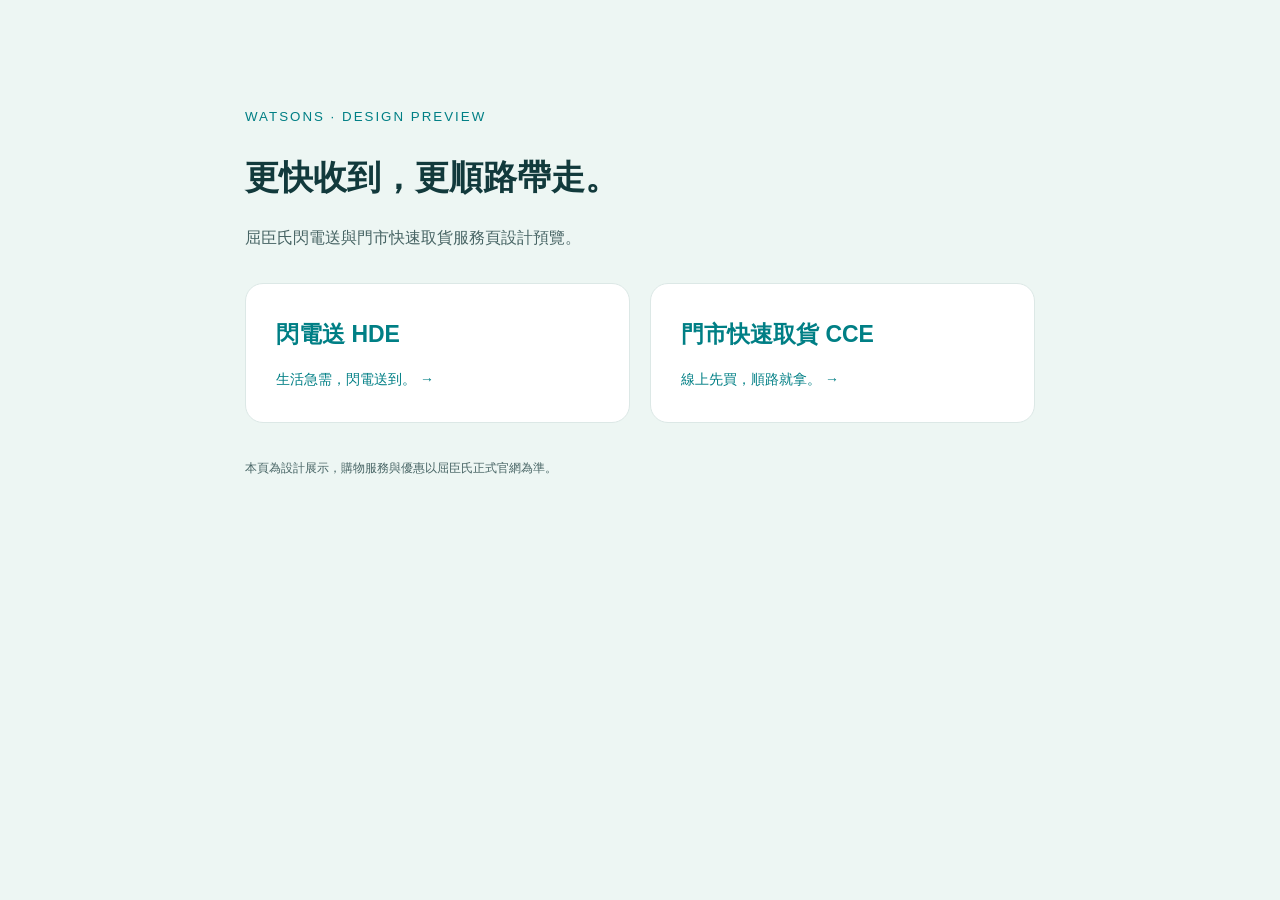
<file: index.html>
<!doctype html><html lang="zh-Hant-TW"><head><meta charset="utf-8"><meta name="viewport" content="width=device-width,initial-scale=1"><meta name="robots" content="noindex,nofollow"><title>Watsons 服務頁設計預覽</title><style>*{box-sizing:border-box}body{margin:0;font-family:Arial,'Microsoft JhengHei',sans-serif;background:#edf6f3;color:#123a3c;line-height:1.8}main{max-width:850px;margin:8vh auto;padding:30px}small{color:#007f85;letter-spacing:2px}h1{font-size:34px;line-height:1.4}p{color:#476464}.pages{display:flex;gap:20px;flex-wrap:wrap;margin-top:30px}a{flex:1;min-width:230px;background:white;padding:30px;border-radius:18px;border:1px solid #dce8e6;color:#007f85;text-decoration:none;font-size:23px;font-weight:bold}a span{display:block;font-size:14px;font-weight:normal;margin-top:12px}a:hover{border-color:#007f85}a:focus-visible{outline:3px solid #e52678}</style></head><body><main><small>WATSONS · DESIGN PREVIEW</small><h1>更快收到，更順路帶走。</h1><p>屈臣氏閃電送與門市快速取貨服務頁設計預覽。</p><div class="pages"><a href="hde-preview.html">閃電送 HDE<span>生活急需，閃電送到。 →</span></a><a href="cce-preview.html">門市快速取貨 CCE<span>線上先買，順路就拿。 →</span></a></div><p style="font-size:12px;margin-top:35px">本頁為設計展示，購物服務與優惠以屈臣氏正式官網為準。</p></main></body></html>
</file>
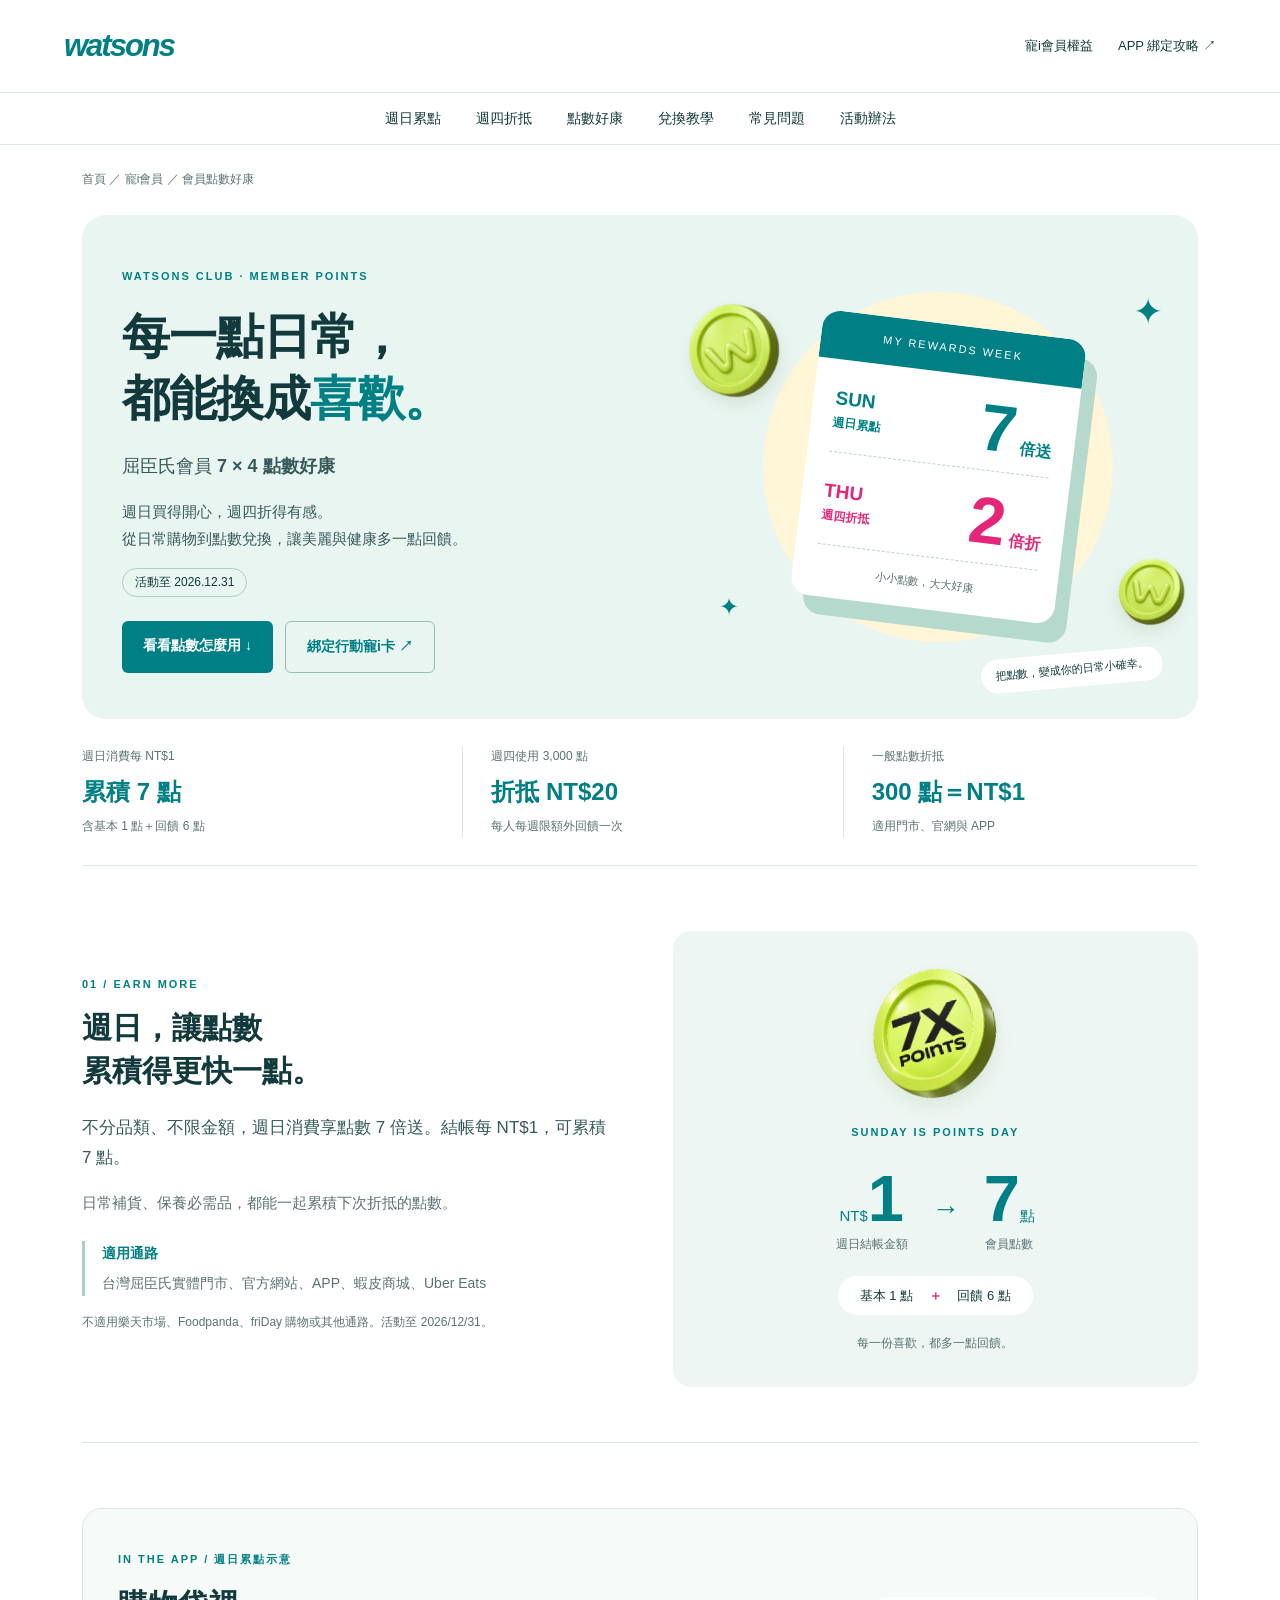
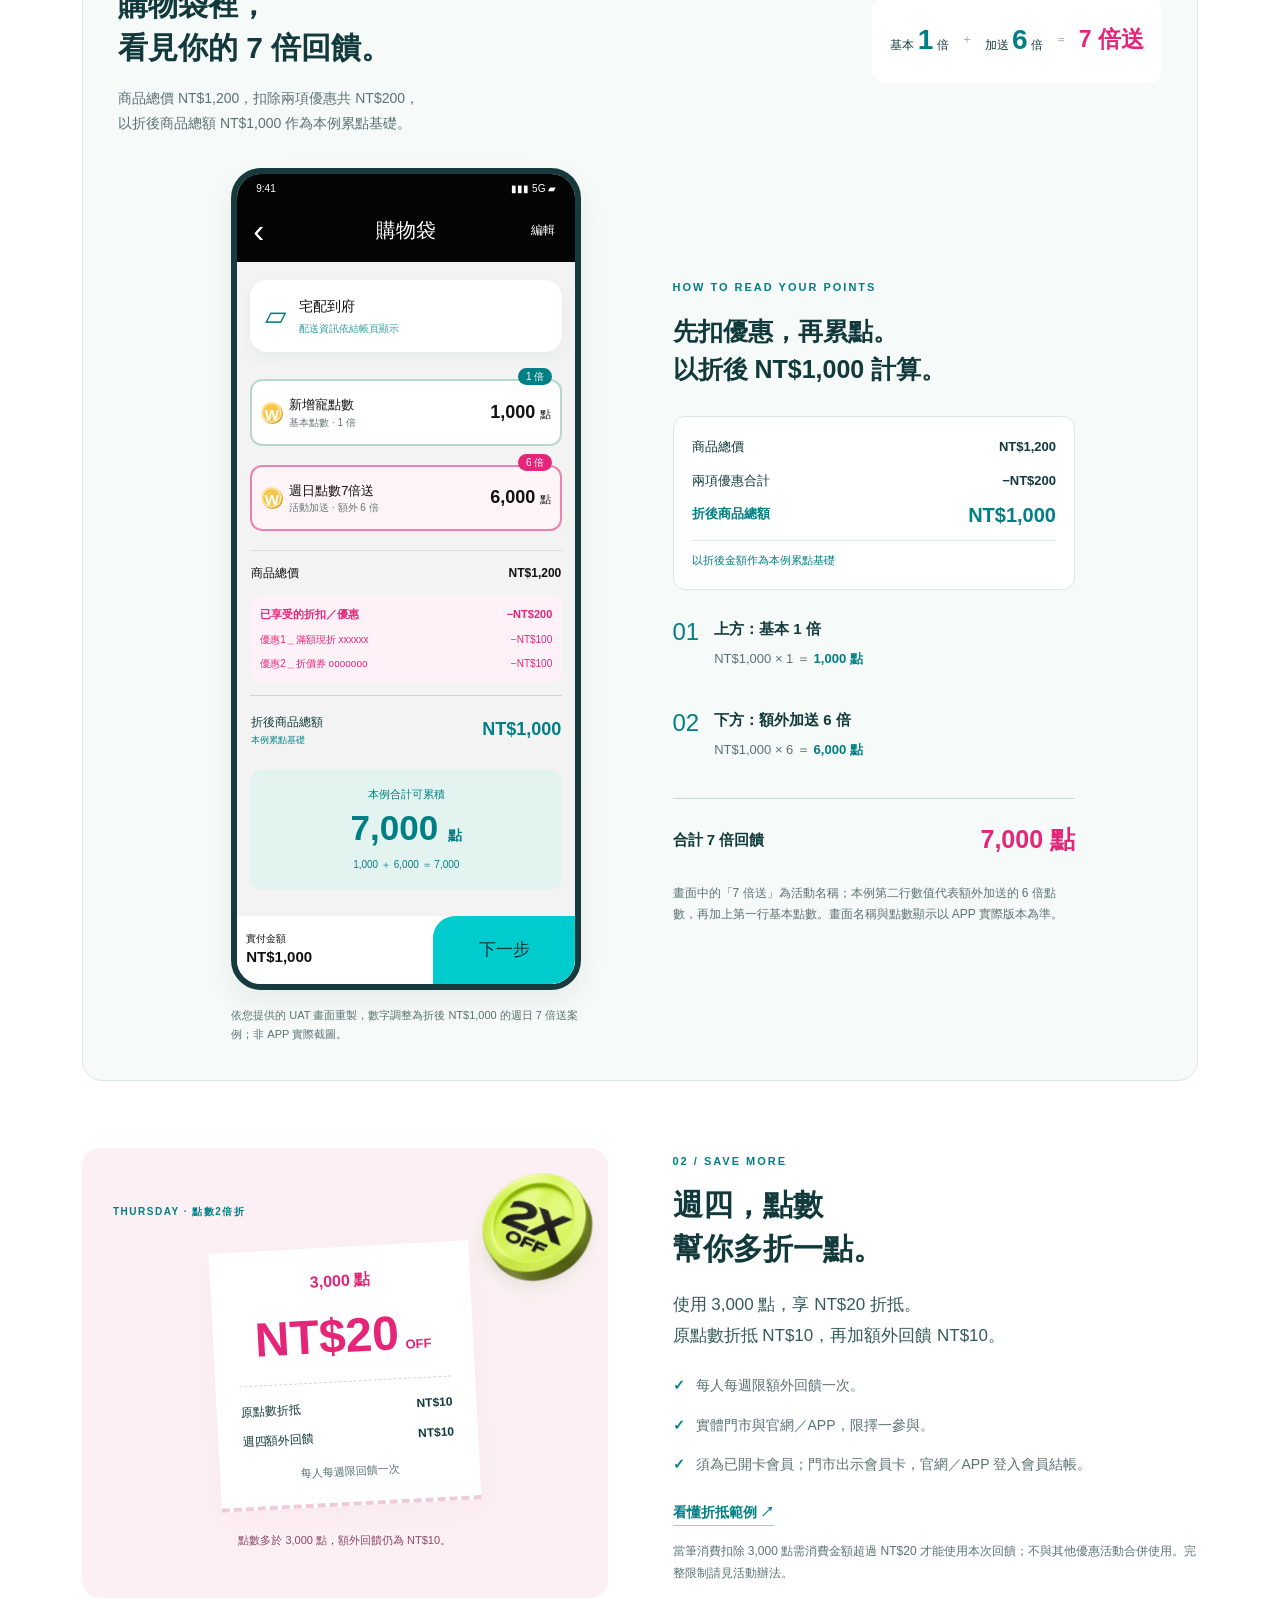
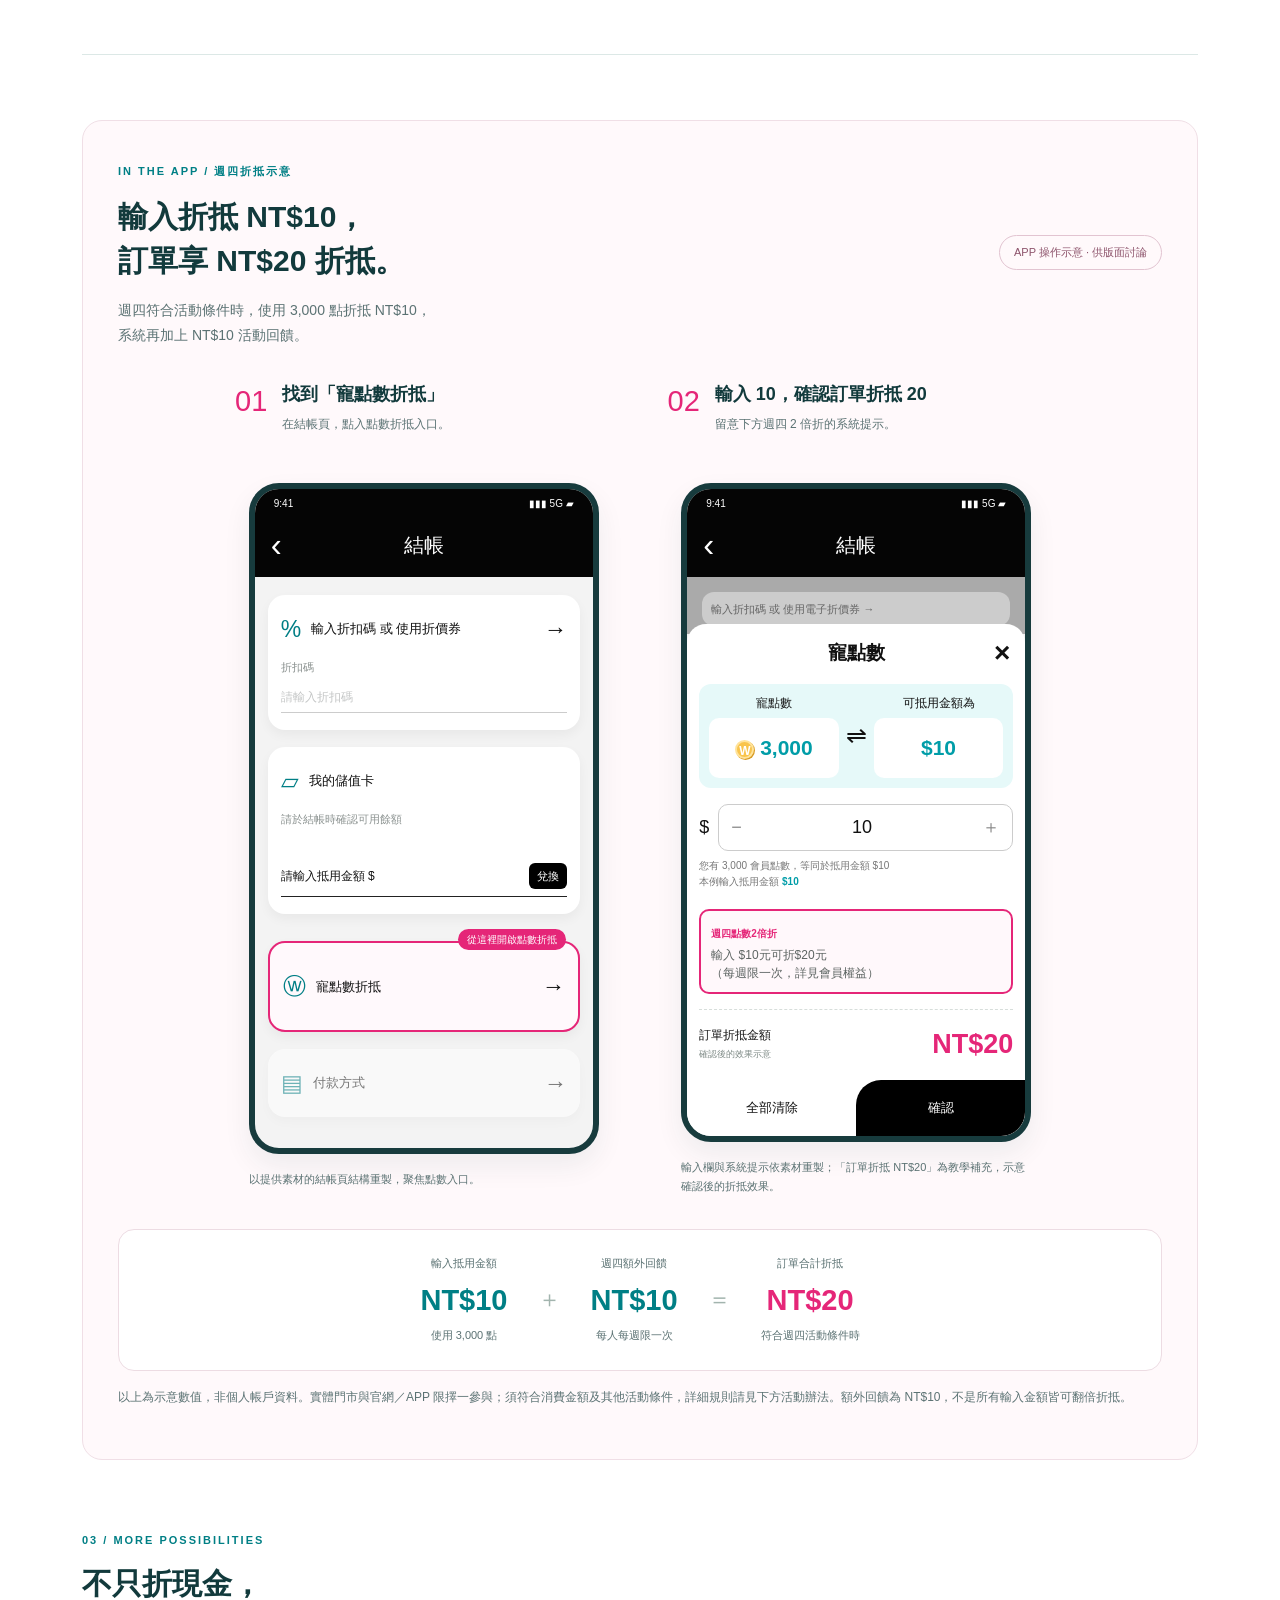
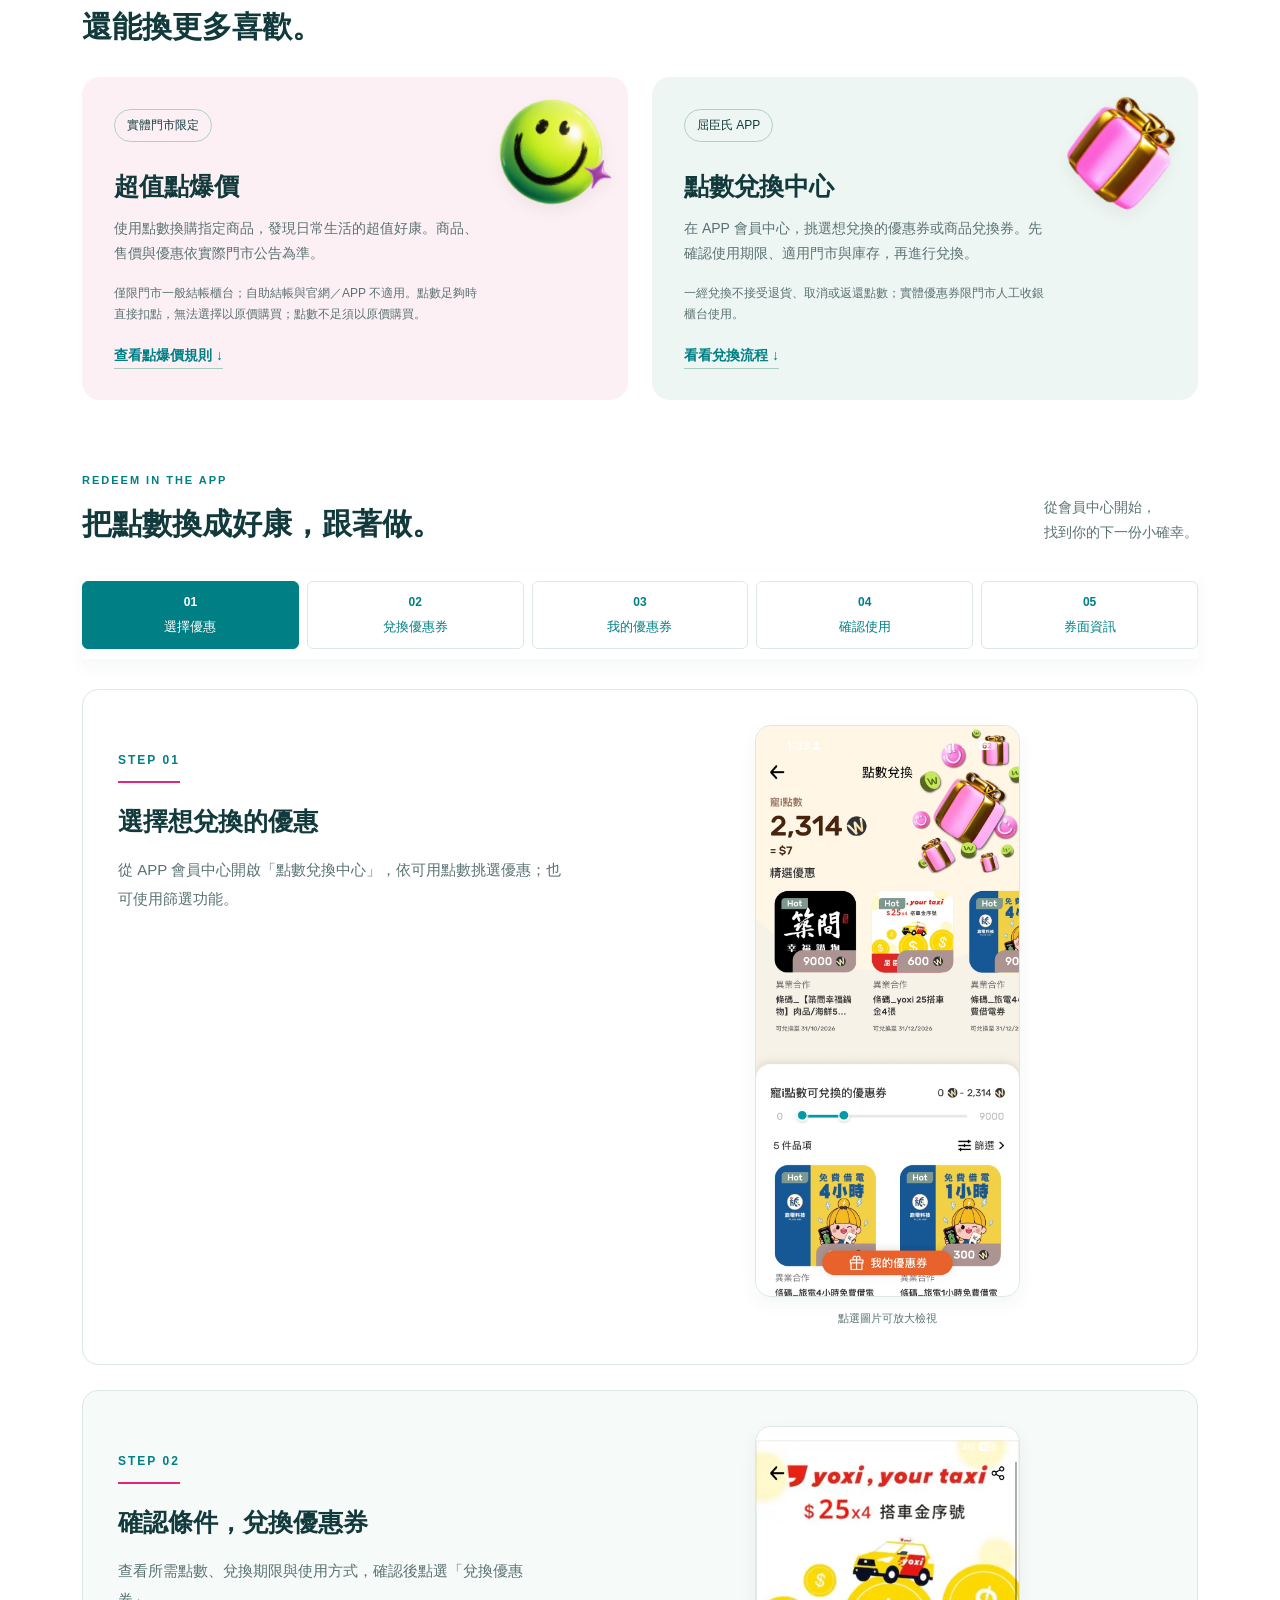
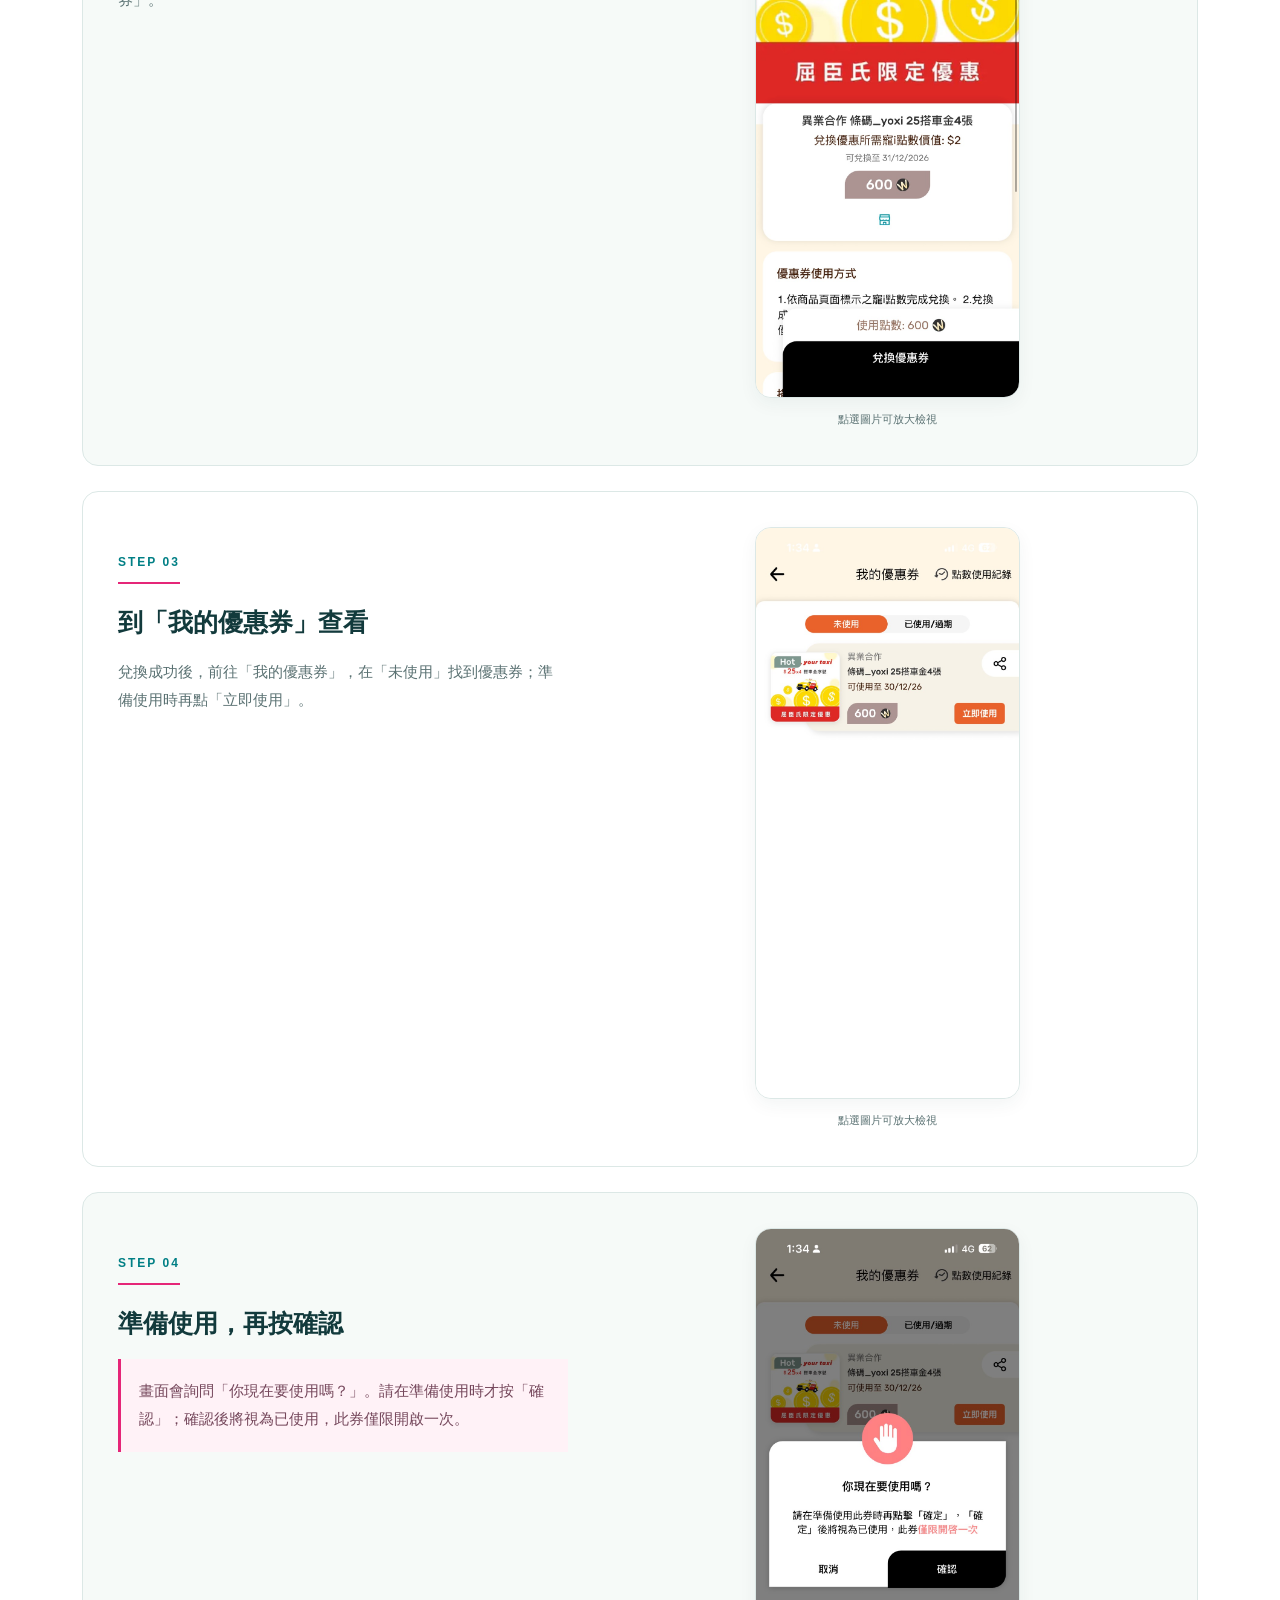
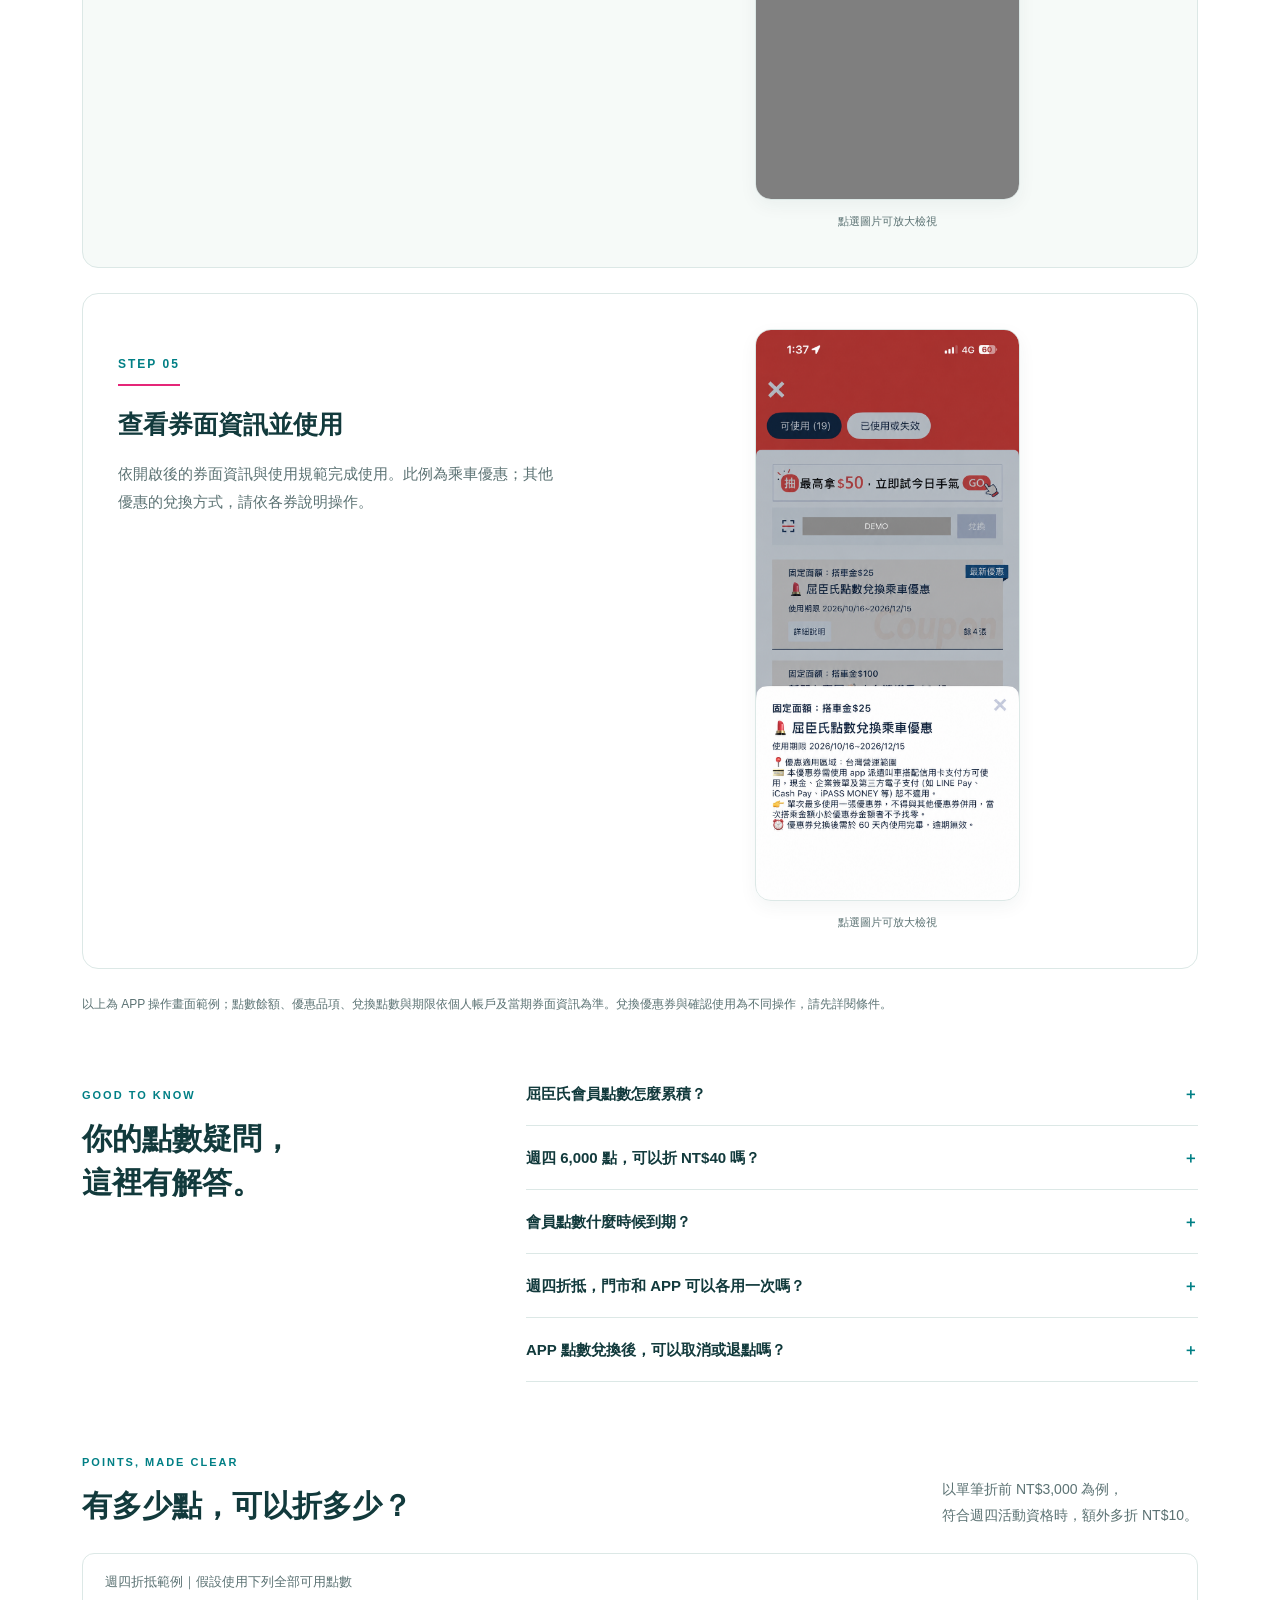
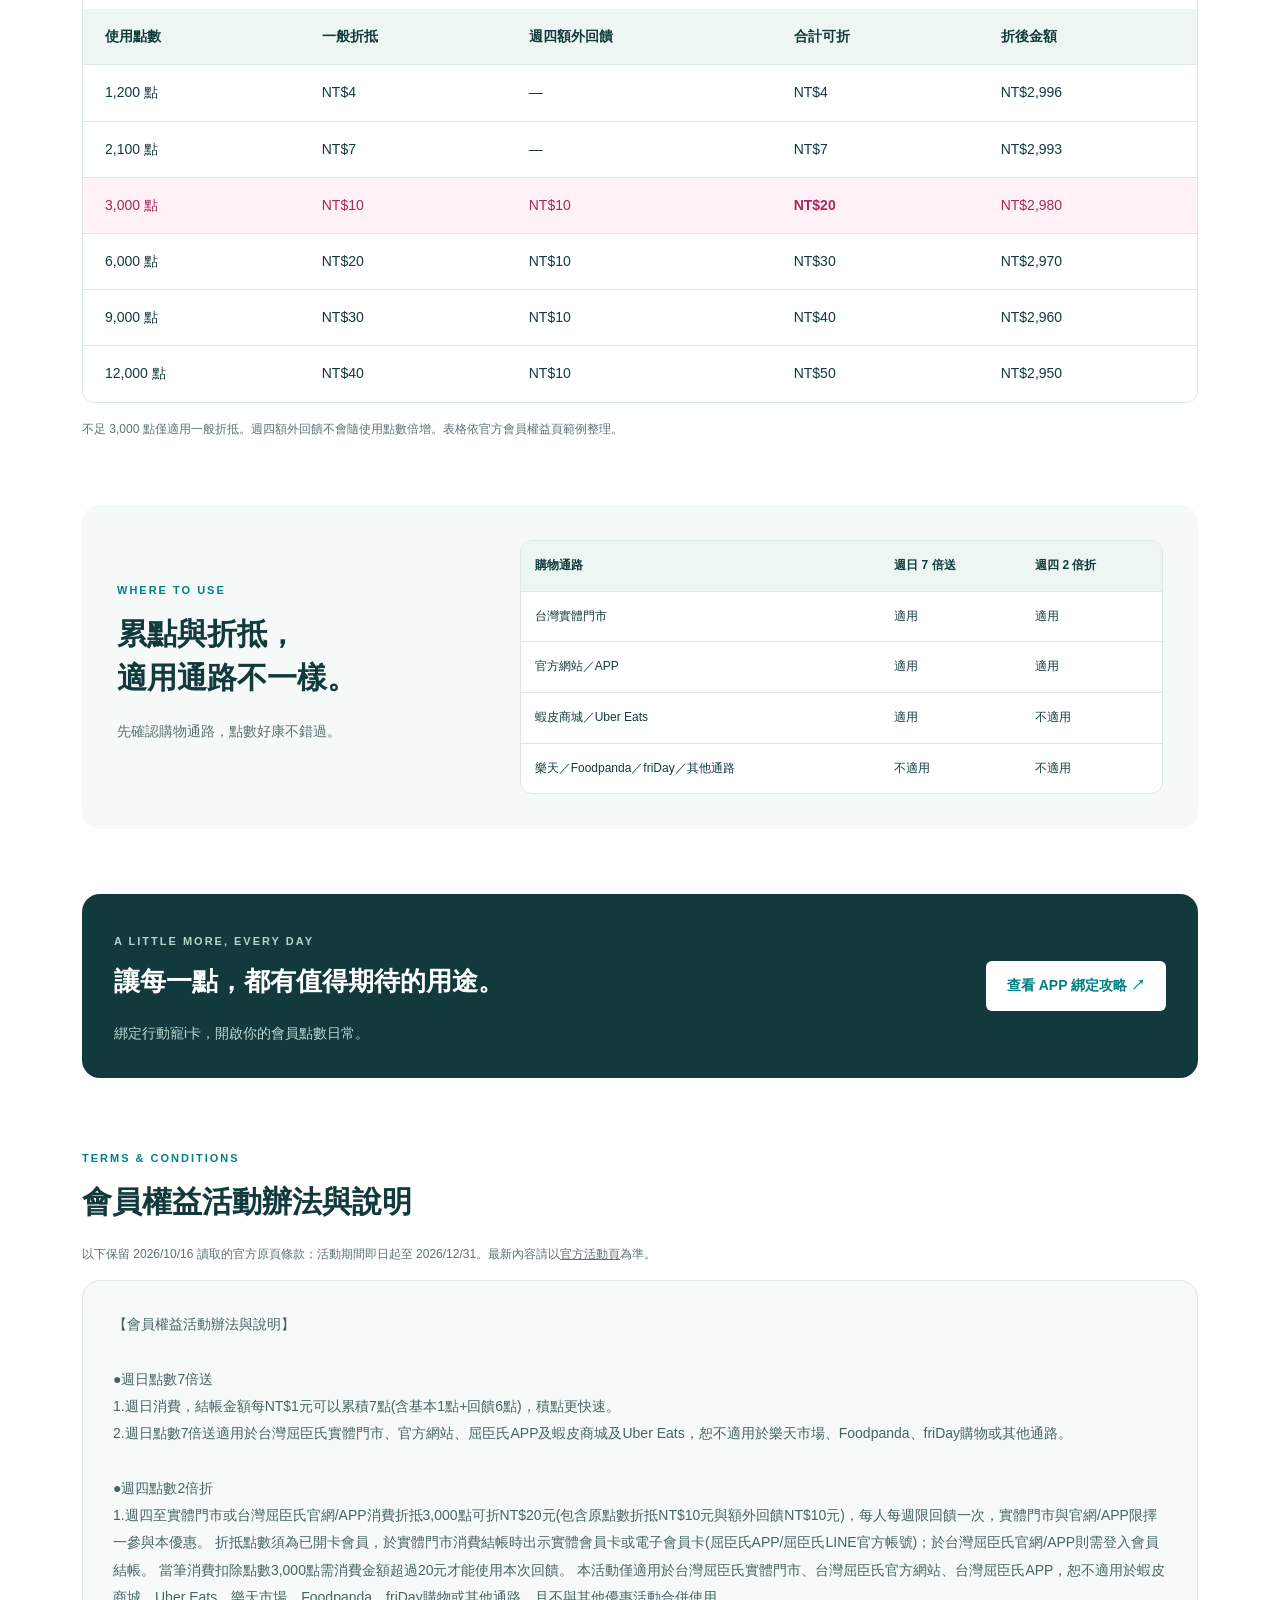
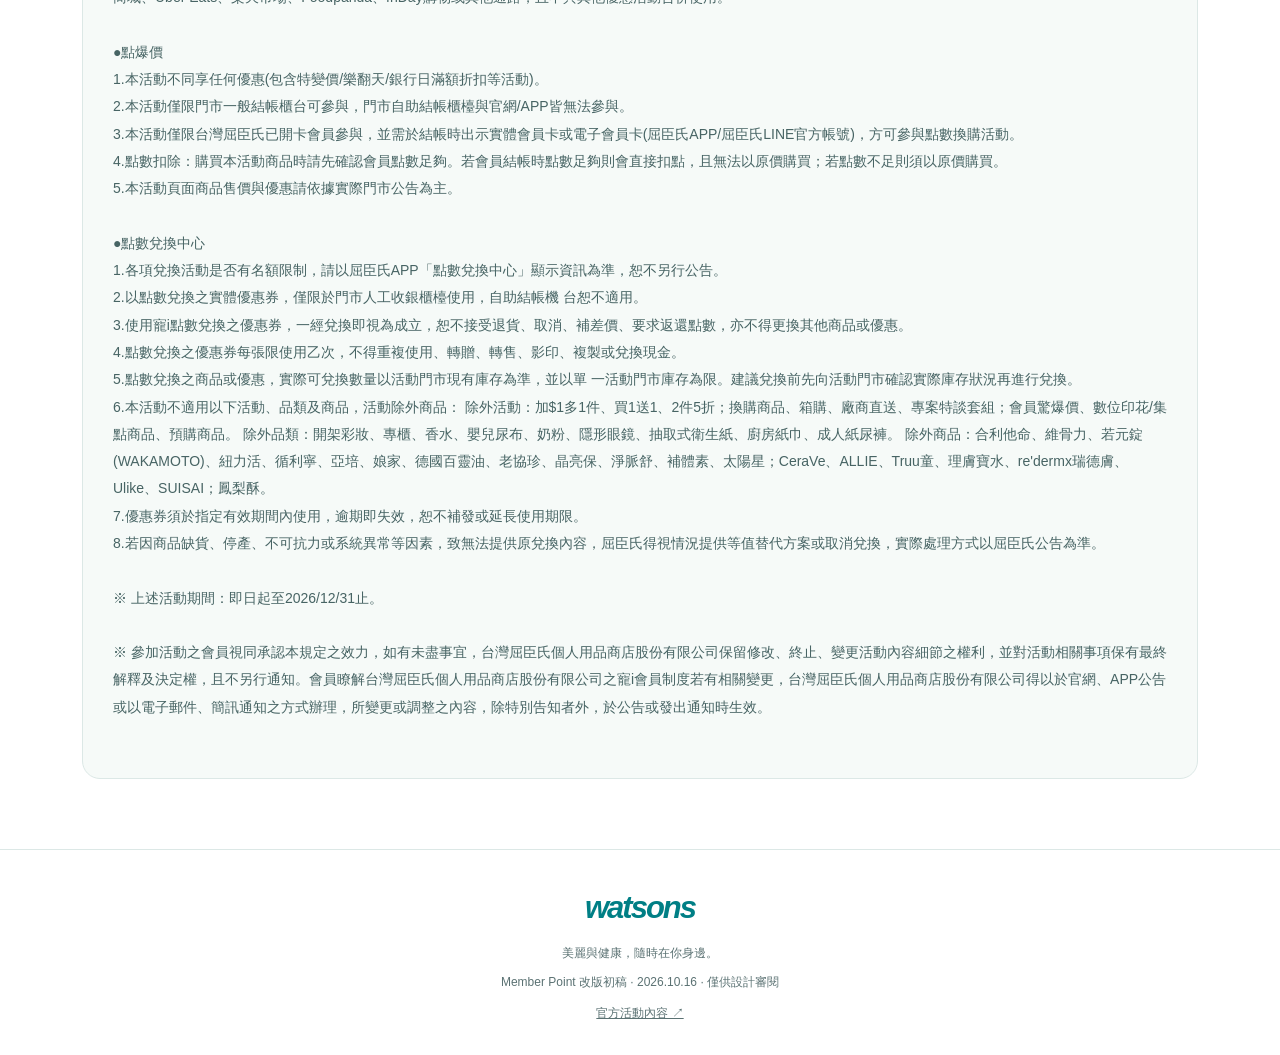
<file: member-point/index.html>
<!doctype html>
<html lang="zh-Hant-TW"><head><meta charset="utf-8"><meta name="viewport" content="width=device-width,initial-scale=1"><meta name="robots" content="noindex,nofollow"><title>屈臣氏會員點數｜週日7倍送・週四2倍折｜初版預覽</title><meta name="description" content="看懂屈臣氏會員點數：週日每NT$1累積7點，週四3,000點折NT$20，還有門市點爆價與APP點數兌換中心。查看適用通路、使用流程與完整活動條款。"><link rel="stylesheet" href="styles.css"><link rel="stylesheet" href="app-tutorial.css"><link rel="stylesheet" href="round-example.css"><link rel="stylesheet" href="redemption-guide.css"><link rel="stylesheet" href="guide-waterfall.css"><script type="application/ld+json">{"@context": "https://schema.org", "@graph": [{"@type": "WebPage", "name": "屈臣氏會員點數｜週日7倍送・週四2倍折", "inLanguage": "zh-Hant-TW", "description": "屈臣氏會員點數活動、適用通路、折抵範例與APP點數兌換教學。", "isBasedOn": "https://www.watsons.com.tw/member-point"}, {"@type": "FAQPage", "mainEntity": [{"@type": "Question", "name": "屈臣氏會員點數怎麼累積？", "acceptedAnswer": {"@type": "Answer", "text": "一般消費結帳每 NT$1 累積 1 點。活動期間週日每 NT$1 累積 7 點，包含基本 1 點與回饋 6 點。適用通路請見上方比較。"}}, {"@type": "Question", "name": "週四 6,000 點，可以折 NT$40 嗎？", "acceptedAnswer": {"@type": "Answer", "text": "不可以。依官方範例，6,000 點的一般折抵為 NT$20，加上週四額外回饋 NT$10，合計折抵 NT$30。額外回饋每人每週限一次，且實體門市與官網／APP 限擇一參與。"}}, {"@type": "Question", "name": "會員點數什麼時候到期？", "acceptedAnswer": {"@type": "Answer", "text": "依官方寵i會員權益說明，當年累積的點數於隔年 11/30 到期歸零。請留意個人點數與官方公告。查看會員權益 ↗"}}, {"@type": "Question", "name": "週四折抵，門市和 APP 可以各用一次嗎？", "acceptedAnswer": {"@type": "Answer", "text": "不可以。每人每週限額外回饋一次，實體門市與官網／APP 限擇一參與；折抵須為已開卡會員。"}}, {"@type": "Question", "name": "APP 點數兌換後，可以取消或退點嗎？", "acceptedAnswer": {"@type": "Answer", "text": "使用點數兌換的優惠券，一經兌換即視為成立，不接受退貨、取消、補差價或返還點數，也不得更換其他商品或優惠。兌換前請確認券面條件與門市庫存。"}}]}]}</script><link rel="stylesheet" href="coins.css"><link rel="stylesheet" href="reward-icons.css"></head>
<body><a class="skip" href="#main">跳到主要內容</a><header><a class="brand" href="https://www.watsons.com.tw/">watsons</a><div class="header-links"><a href="https://www.watsons.com.tw/member-benefits">寵i會員權益</a><a href="https://www.watsons.com.tw/member-icard">APP 綁定攻略 ↗</a></div></header>
<nav class="nav" aria-label="本頁導覽"><div><a href="#earn">週日累點</a><a href="#redeem">週四折抵</a><a href="#rewards">點數好康</a><a href="#guide">兌換教學</a><a href="#faq">常見問題</a><a href="#terms">活動辦法</a></div></nav>
<main id="main"><div class="crumb"><a href="https://www.watsons.com.tw/">首頁</a> ／ 寵i會員 ／ 會員點數好康</div>
<section class="hero" aria-labelledby="title"><div class="hero-copy"><span class="eyebrow">WATSONS CLUB · MEMBER POINTS</span><h1 id="title">每一點日常，<br>都能換成<em>喜歡。</em></h1><p class="hero-sub">屈臣氏會員 <b>7 × 4 點數好康</b></p><p>週日買得開心，週四折得有感。<br>從日常購物到點數兌換，讓美麗與健康多一點回饋。</p><span class="pill">活動至 2026.12.31</span><div class="actions"><a class="button" href="#earn">看看點數怎麼用 ↓</a><a class="button secondary" href="https://www.watsons.com.tw/member-icard">綁定行動寵i卡 ↗</a></div></div><div class="hero-art" aria-label="週日點數7倍送，週四點數2倍折"><div class="orbit"></div><span class="art-star star1">✦</span><span class="art-star star2">✦</span><div class="calendar"><div class="calendar-top">MY REWARDS WEEK</div><div class="calendar-row"><span>SUN<small>週日累點</small></span><strong>7<small>倍送</small></strong></div><div class="calendar-row pink"><span>THU<small>週四折抵</small></span><strong>2<small>倍折</small></strong></div><div class="calendar-foot">小小點數，大大好康</div></div><img class="coin coin1" src="assets/coin-w-3d.png" alt="" width="1328" height="1184"><img class="coin coin2" src="assets/coin-w-3d.png" alt="" width="1328" height="1184"><span class="art-tag">把點數，變成你的日常小確幸。</span></div></section>
<div class="facts"><div><small>週日消費每 NT$1</small><strong>累積 7 點</strong><span>含基本 1 點＋回饋 6 點</span></div><div><small>週四使用 3,000 點</small><strong>折抵 NT$20</strong><span>每人每週限額外回饋一次</span></div><div><small>一般點數折抵</small><strong>300 點＝NT$1</strong><span>適用門市、官網與 APP</span></div></div>
<section id="earn" class="feature"><div class="feature-copy"><span class="eyebrow">01 / EARN MORE</span><h2>週日，讓點數<br>累積得更快一點。</h2><p class="lead">不分品類、不限金額，週日消費享點數 7 倍送。結帳每 NT$1，可累積 7 點。</p><p>日常補貨、保養必需品，都能一起累積下次折抵的點數。</p><div class="channel"><b>適用通路</b><p>台灣屈臣氏實體門市、官方網站、APP、蝦皮商城、Uber Eats</p></div><p class="fine">不適用樂天市場、Foodpanda、friDay 購物或其他通路。活動至 2026/12/31。</p></div><div class="earn-visual"><img class="offer-coin earn-coin" src="assets/coin-7x-3d.png" alt="7倍送立體點數金幣" width="1328" height="1184"><span class="eyebrow">SUNDAY IS POINTS DAY</span><div class="equation"><span>NT$<b>1</b><small>週日結帳金額</small></span><i>→</i><span><b>7</b>點<small>會員點數</small></span></div><div class="visual-note">基本 1 點 <b>＋</b> 回饋 6 點</div><p>每一份喜歡，都多一點回饋。</p></div></section>

<section id="sunday-app" class="app-tutorial sunday-tutorial" aria-labelledby="sunday-app-title">
<div class="app-tutorial-heading"><div><span class="eyebrow">IN THE APP / 週日累點示意</span><h2 id="sunday-app-title">購物袋裡，<br>看見你的 7 倍回饋。</h2><p>商品總價 NT$1,200，扣除兩項優惠共 NT$200，<br>以折後商品總額 NT$1,000 作為本例累點基礎。</p></div><div class="sum-badge"><span>基本 <b>1</b> 倍</span><i>＋</i><span>加送 <b>6</b> 倍</span><i>＝</i><strong>7 倍送</strong></div></div>
<div class="sunday-demo-grid"><figure class="app-figure"><div class="app-screen sunday-screen" role="img" aria-label="APP購物袋示意：商品總價1,200元，滿額現折100元、折價券100元，折後商品總額1,000元；新增寵點數1,000點為基本1倍，週日活動加送6,000點為額外6倍，合計7,000點"><div class="app-status"><span>9:41</span><span>▮▮▮ 5G ▰</span></div><div class="app-topbar"><span>‹</span><b>購物袋</b><span>編輯</span></div><div class="app-body"><div class="delivery-preview"><span>▱</span><div>宅配到府<small>配送資訊依結帳頁顯示</small></div></div><div class="app-points-row"><span class="point-mark">W</span><div>新增寵點數<small>基本點數 · 1 倍</small></div><strong>1,000 <small>點</small></strong><span class="app-callout">1 倍</span></div><div class="app-points-row bonus"><span class="point-mark">W</span><div>週日點數7倍送<small>活動加送 · 額外 6 倍</small></div><strong>6,000 <small>點</small></strong><span class="app-callout">6 倍</span></div><div class="app-order-summary"><div class="app-subtotal original-price"><span>商品總價</span><b>NT$1,200</b></div><div class="app-discounts"><div class="discounts-title"><b>已享受的折扣／優惠</b><strong>−NT$200</strong></div><div><span>優惠1＿滿額現折 xxxxxx</span><span>−NT$100</span></div><div><span>優惠2＿折價券 ooooooo</span><span>−NT$100</span></div></div><div class="app-subtotal after-discount"><span>折後商品總額<small>本例累點基礎</small></span><b>NT$1,000</b></div></div><div class="points-total"><span>本例合計可累積</span><strong>7,000 <small>點</small></strong><small>1,000 ＋ 6,000 ＝ 7,000</small></div></div><div class="app-checkout"><span>實付金額 <b>NT$1,000</b></span><span>下一步</span></div></div><figcaption>依您提供的 UAT 畫面重製，數字調整為折後 NT$1,000 的週日 7 倍送案例；非 APP 實際截圖。</figcaption></figure><div class="app-explainer"><span class="eyebrow">HOW TO READ YOUR POINTS</span><h3>先扣優惠，再累點。<br>以折後 NT$1,000 計算。</h3><div class="earning-basis"><span>商品總價</span><b>NT$1,200</b><span>兩項優惠合計</span><b>−NT$200</b><span>折後商品總額</span><strong>NT$1,000</strong><p>以折後金額作為本例累點基礎</p></div><div class="point-breakdown"><div><span class="breakdown-number">01</span><div><b>上方：基本 1 倍</b><p>NT$1,000 × 1 ＝ <strong>1,000 點</strong></p></div></div><div><span class="breakdown-number">02</span><div><b>下方：額外加送 6 倍</b><p>NT$1,000 × 6 ＝ <strong>6,000 點</strong></p></div></div><div class="breakdown-total"><b>合計 7 倍回饋</b><strong>7,000 點</strong></div></div><p class="fine">畫面中的「7 倍送」為活動名稱；本例第二行數值代表額外加送的 6 倍點數，再加上第一行基本點數。畫面名稱與點數顯示以 APP 實際版本為準。</p></div></div></section>

<section id="redeem" class="feature reverse"><div class="feature-copy"><span class="eyebrow">02 / SAVE MORE</span><h2>週四，點數<br>幫你多折一點。</h2><p class="lead">使用 3,000 點，享 NT$20 折抵。<br>原點數折抵 NT$10，再加額外回饋 NT$10。</p><ul class="check"><li>每人每週限額外回饋一次。</li><li>實體門市與官網／APP，限擇一參與。</li><li>須為已開卡會員；門市出示會員卡，官網／APP 登入會員結帳。</li></ul><a class="text-link" href="#examples">看懂折抵範例 ↗</a><p class="fine">當筆消費扣除 3,000 點需消費金額超過 NT$20 才能使用本次回饋；不與其他優惠活動合併使用。完整限制請見活動辦法。</p></div><div class="redeem-visual"><img class="offer-coin redeem-coin" src="assets/coin-2x-3d.png" alt="2倍折立體點數金幣" width="1254" height="1254"><span class="eyebrow">THURSDAY · 點數2倍折</span><div class="receipt"><span>3,000 點</span><strong>NT$20<span>OFF</span></strong><div><span>原點數折抵</span><b>NT$10</b></div><div><span>週四額外回饋</span><b>NT$10</b></div><p>每人每週限回饋一次</p></div><span class="receipt-caption">點數多於 3,000 點，額外回饋仍為 NT$10。</span></div></section>

<section id="thursday-app" class="app-tutorial thursday-tutorial" aria-labelledby="thursday-app-title"><div class="app-tutorial-heading"><div><span class="eyebrow">IN THE APP / 週四折抵示意</span><h2 id="thursday-app-title">輸入折抵 NT$10，<br>訂單享 NT$20 折抵。</h2><p>週四符合活動條件時，使用 3,000 點折抵 NT$10，<br>系統再加上 NT$10 活動回饋。</p></div><span class="app-demo-label">APP 操作示意 · 供版面討論</span></div>
<div class="thursday-demo-grid"><figure class="app-figure"><div class="step-title"><span>01</span><div><h3>找到「寵點數折抵」</h3><p>在結帳頁，點入點數折抵入口。</p></div></div><div class="app-screen entry-screen" role="img" aria-label="APP結帳頁示意，框選寵點數折抵入口"><div class="app-status"><span>9:41</span><span>▮▮▮ 5G ▰</span></div><div class="app-topbar"><span>‹</span><b>結帳</b><span></span></div><div class="app-body"><div class="checkout-card"><div class="mock-card-line"><span class="mock-icon">%</span><b>輸入折扣碼 或 使用折價券</b><span>→</span></div><span class="mock-muted">折扣碼</span><div class="mock-placeholder">請輸入折扣碼</div></div><div class="checkout-card balance-card"><div class="mock-card-line"><span class="mock-icon">▱</span><b>我的儲值卡</b></div><span class="mock-muted">請於結帳時確認可用餘額</span><div class="mock-balance-input">請輸入抵用金額 $ <span>兌換</span></div></div><div class="checkout-card points-entry"><div class="mock-card-line"><span class="mock-icon">ⓦ</span><b>寵點數折抵</b><span>→</span></div><span class="entry-hint">從這裡開啟點數折抵</span></div><div class="checkout-card muted-card"><div class="mock-card-line"><span class="mock-icon">▤</span><b>付款方式</b><span>→</span></div></div></div></div><figcaption>以提供素材的結帳頁結構重製，聚焦點數入口。</figcaption></figure>
<figure class="app-figure"><div class="step-title"><span>02</span><div><h3>輸入 10，確認訂單折抵 20</h3><p>留意下方週四 2 倍折的系統提示。</p></div></div><div class="app-screen redeem-screen" role="img" aria-label="APP寵點數折抵示意：可用3,000點，輸入折抵10元，下方提示週四輸入10元可折20元，訂單合計折抵20元"><div class="app-status"><span>9:41</span><span>▮▮▮ 5G ▰</span></div><div class="app-topbar"><span>‹</span><b>結帳</b><span></span></div><div class="sheet-backdrop"><div>輸入折扣碼 或 使用電子折價券 →</div></div><div class="points-sheet"><div class="sheet-heading">寵點數 <span>×</span></div><div class="available-points"><div>寵點數<strong><span class="point-mark">W</span> 3,000</strong></div><span>⇌</span><div>可抵用金額為<strong>$10</strong></div></div><div class="mock-input"><span>$</span><div><span>−</span><strong>10</strong><span>＋</span></div></div><p class="sheet-help">您有 3,000 會員點數，等同於抵用金額 $10<br>本例輸入抵用金額 <b>$10</b></p><div class="system-tip"><span>週四點數2倍折</span><p>輸入 $10元可折$20元<br>（每週限一次，詳見會員權益）</p></div><div class="order-discount"><span>訂單折抵金額 <small>確認後的效果示意</small></span><strong>NT$20</strong></div><div class="sheet-buttons"><span>全部清除</span><span>確認</span></div></div></div><figcaption>輸入欄與系統提示依素材重製；「訂單折抵 NT$20」為教學補充，示意確認後的折抵效果。</figcaption></figure></div>
<div class="discount-equation"><div><small>輸入抵用金額</small><strong>NT$10</strong><span>使用 3,000 點</span></div><i>＋</i><div><small>週四額外回饋</small><strong>NT$10</strong><span>每人每週限一次</span></div><i>＝</i><div class="discount-result"><small>訂單合計折抵</small><strong>NT$20</strong><span>符合週四活動條件時</span></div></div><p class="fine">以上為示意數值，非個人帳戶資料。實體門市與官網／APP 限擇一參與；須符合消費金額及其他活動條件，詳細規則請見下方活動辦法。額外回饋為 NT$10，不是所有輸入金額皆可翻倍折抵。</p></section>



<section id="rewards"><span class="eyebrow">03 / MORE POSSIBILITIES</span><h2>不只折現金，<br>還能換更多喜歡。</h2><div class="reward-grid"><article class="reward-card rose"><span class="label">實體門市限定</span><img class="reward-brand-icon reward-smile" src="assets/points-smile-3d.png" alt="" width="1024" height="1024"><h3>超值點爆價</h3><p>使用點數換購指定商品，發現日常生活的超值好康。商品、售價與優惠依實際門市公告為準。</p><p class="fine">僅限門市一般結帳櫃台；自助結帳與官網／APP 不適用。點數足夠時直接扣點，無法選擇以原價購買；點數不足須以原價購買。</p><a class="text-link" href="#terms">查看點爆價規則 ↓</a></article><article class="reward-card mint"><span class="label">屈臣氏 APP</span><img class="reward-brand-icon reward-gift" src="assets/rewards-gift-3d.png" alt="" width="1024" height="1024"><h3>點數兌換中心</h3><p>在 APP 會員中心，挑選想兌換的優惠券或商品兌換券。先確認使用期限、適用門市與庫存，再進行兌換。</p><p class="fine">一經兌換不接受退貨、取消或返還點數；實體優惠券限門市人工收銀櫃台使用。</p><a class="text-link" href="#guide">看看兌換流程 ↓</a></article></div></section>
<section id="guide"><div class="section-head"><div><span class="eyebrow">REDEEM IN THE APP</span><h2>把點數換成好康，跟著做。</h2></div><p>從會員中心開始，<br>找到你的下一份小確幸。</p></div><nav class="redemption-nav" aria-label="點數兌換操作步驟"><a href="#redeem-step-1" aria-current="step"><b>01</b>選擇優惠</a><a href="#redeem-step-2"><b>02</b>兌換優惠券</a><a href="#redeem-step-3"><b>03</b>我的優惠券</a><a href="#redeem-step-4"><b>04</b>確認使用</a><a href="#redeem-step-5"><b>05</b>券面資訊</a></nav><ol class="steps redemption-steps"><li id="redeem-step-1"><div class="redemption-copy"><span class="redemption-number">STEP 01</span><h3>選擇想兌換的優惠</h3><p>從 APP 會員中心開啟「點數兌換中心」，依可用點數挑選優惠；也可使用篩選功能。</p></div><figure><a href="assets/redeem-step-1.jpg" target="_blank" rel="noopener" aria-label="放大檢視步驟1：點數兌換中心，可用點數與優惠商品列表"><img src="assets/redeem-step-1.jpg" alt="步驟1：點數兌換中心，可用點數與優惠商品列表" loading="lazy" width="869" height="1884"></a><figcaption>點選圖片可放大檢視</figcaption></figure></li><li id="redeem-step-2"><div class="redemption-copy"><span class="redemption-number">STEP 02</span><h3>確認條件，兌換優惠券</h3><p>查看所需點數、兌換期限與使用方式，確認後點選「兌換優惠券」。</p></div><figure><a href="assets/redeem-step-2.jpg" target="_blank" rel="noopener" aria-label="放大檢視步驟2：優惠詳情頁，600點與兌換優惠券按鈕"><img src="assets/redeem-step-2.jpg" alt="步驟2：優惠詳情頁，600點與兌換優惠券按鈕" loading="lazy" width="869" height="1884"></a><figcaption>點選圖片可放大檢視</figcaption></figure></li><li id="redeem-step-3"><div class="redemption-copy"><span class="redemption-number">STEP 03</span><h3>到「我的優惠券」查看</h3><p>兌換成功後，前往「我的優惠券」，在「未使用」找到優惠券；準備使用時再點「立即使用」。</p></div><figure><a href="assets/redeem-step-3.jpg" target="_blank" rel="noopener" aria-label="放大檢視步驟3：我的優惠券未使用列表與立即使用按鈕"><img src="assets/redeem-step-3.jpg" alt="步驟3：我的優惠券未使用列表與立即使用按鈕" loading="lazy" width="869" height="1884"></a><figcaption>點選圖片可放大檢視</figcaption></figure></li><li id="redeem-step-4"><div class="redemption-copy"><span class="redemption-number">STEP 04</span><h3>準備使用，再按確認</h3><p>畫面會詢問「你現在要使用嗎？」。請在準備使用時才按「確認」；確認後將視為已使用，此券僅限開啟一次。</p></div><figure><a href="assets/redeem-step-4.jpg" target="_blank" rel="noopener" aria-label="放大檢視步驟4：使用前確認提示，確認後視為已使用且僅限開啟一次"><img src="assets/redeem-step-4.jpg" alt="步驟4：使用前確認提示，確認後視為已使用且僅限開啟一次" loading="lazy" width="869" height="1884"></a><figcaption>點選圖片可放大檢視</figcaption></figure></li><li id="redeem-step-5"><div class="redemption-copy"><span class="redemption-number">STEP 05</span><h3>查看券面資訊並使用</h3><p>依開啟後的券面資訊與使用規範完成使用。此例為乘車優惠；其他優惠的兌換方式，請依各券說明操作。</p></div><figure><a href="assets/redeem-step-5-public.png" target="_blank" rel="noopener" aria-label="放大檢視步驟5：乘車優惠券內容、使用期限與適用條件"><img src="assets/redeem-step-5-public.png" alt="步驟5：乘車優惠券內容、使用期限與適用條件" loading="lazy" width="869" height="1884"></a><figcaption>點選圖片可放大檢視</figcaption></figure></li></ol><p class="fine">以上為 APP 操作畫面範例；點數餘額、優惠品項、兌換點數與期限依個人帳戶及當期券面資訊為準。兌換優惠券與確認使用為不同操作，請先詳閱條件。</p></section>
<section id="faq" class="faq"><div><span class="eyebrow">GOOD TO KNOW</span><h2>你的點數疑問，<br>這裡有解答。</h2></div><div><details><summary>屈臣氏會員點數怎麼累積？</summary><p>一般消費結帳每 NT$1 累積 1 點。活動期間週日每 NT$1 累積 7 點，包含基本 1 點與回饋 6 點。適用通路請見上方比較。</p></details><details><summary>週四 6,000 點，可以折 NT$40 嗎？</summary><p>不可以。依官方範例，6,000 點的一般折抵為 NT$20，加上週四額外回饋 NT$10，合計折抵 NT$30。額外回饋每人每週限一次，且實體門市與官網／APP 限擇一參與。</p></details><details><summary>會員點數什麼時候到期？</summary><p>依官方寵i會員權益說明，當年累積的點數於隔年 11/30 到期歸零。請留意個人點數與官方公告。<a href="https://www.watsons.com.tw/member-benefits">查看會員權益 ↗</a></p></details><details><summary>週四折抵，門市和 APP 可以各用一次嗎？</summary><p>不可以。每人每週限額外回饋一次，實體門市與官網／APP 限擇一參與；折抵須為已開卡會員。</p></details><details><summary>APP 點數兌換後，可以取消或退點嗎？</summary><p>使用點數兌換的優惠券，一經兌換即視為成立，不接受退貨、取消、補差價或返還點數，也不得更換其他商品或優惠。兌換前請確認券面條件與門市庫存。</p></details></div></section>
<section id="examples"><div class="section-head"><div><span class="eyebrow">POINTS, MADE CLEAR</span><h2>有多少點，可以折多少？</h2></div><p>以單筆折前 NT$3,000 為例，<br>符合週四活動資格時，額外多折 NT$10。</p></div><div class="table-wrap" tabindex="0" role="region" aria-label="週四點數折抵範例，可左右捲動"><table><caption>週四折抵範例｜假設使用下列全部可用點數</caption><thead><tr><th scope="col">使用點數</th><th scope="col">一般折抵</th><th scope="col">週四額外回饋</th><th scope="col">合計可折</th><th scope="col">折後金額</th></tr></thead><tbody><tr><th scope="row">1,200 點</th><td>NT$4</td><td>—</td><td>NT$4</td><td>NT$2,996</td></tr><tr><th scope="row">2,100 點</th><td>NT$7</td><td>—</td><td>NT$7</td><td>NT$2,993</td></tr><tr class="highlight"><th scope="row">3,000 點</th><td>NT$10</td><td>NT$10</td><td><b>NT$20</b></td><td>NT$2,980</td></tr><tr><th scope="row">6,000 點</th><td>NT$20</td><td>NT$10</td><td>NT$30</td><td>NT$2,970</td></tr><tr><th scope="row">9,000 點</th><td>NT$30</td><td>NT$10</td><td>NT$40</td><td>NT$2,960</td></tr><tr><th scope="row">12,000 點</th><td>NT$40</td><td>NT$10</td><td>NT$50</td><td>NT$2,950</td></tr></tbody></table></div><p class="fine">不足 3,000 點僅適用一般折抵。週四額外回饋不會隨使用點數倍增。表格依官方會員權益頁範例整理。</p></section>
<section id="channels" class="channels"><div><span class="eyebrow">WHERE TO USE</span><h2>累點與折抵，<br>適用通路不一樣。</h2><p>先確認購物通路，點數好康不錯過。</p></div><div class="table-wrap" tabindex="0" role="region" aria-label="適用通路比較"><table><thead><tr><th scope="col">購物通路</th><th scope="col">週日 7 倍送</th><th scope="col">週四 2 倍折</th></tr></thead><tbody><tr><th scope="row">台灣實體門市</th><td>適用</td><td>適用</td></tr><tr><th scope="row">官方網站／APP</th><td>適用</td><td>適用</td></tr><tr><th scope="row">蝦皮商城／Uber Eats</th><td>適用</td><td>不適用</td></tr><tr><th scope="row">樂天／Foodpanda／friDay／其他通路</th><td>不適用</td><td>不適用</td></tr></tbody></table></div></section>
<section class="cta"><div><span class="eyebrow">A LITTLE MORE, EVERY DAY</span><h2>讓每一點，都有值得期待的用途。</h2><p>綁定行動寵i卡，開啟你的會員點數日常。</p></div><a class="button" href="https://www.watsons.com.tw/member-icard">查看 APP 綁定攻略 ↗</a></section>
<section id="terms"><span class="eyebrow">TERMS & CONDITIONS</span><h2>會員權益活動辦法與說明</h2><p class="fine">以下保留 2026/10/16 讀取的官方原頁條款；活動期間即日起至 2026/12/31。最新內容請以<a href="https://www.watsons.com.tw/member-point">官方活動頁</a>為準。</p><div class="terms-content" id="official-terms">【會員權益活動辦法與說明】</b><br><br>●週日點數7倍送<br>1.週日消費，結帳金額每NT$1元可以累積7點(含基本1點+回饋6點)，積點更快速。<br>2.週日點數7倍送適用於台灣屈臣氏實體門市、官方網站、屈臣氏APP及蝦皮商城及Uber Eats，恕不適用於樂天市場、Foodpanda、friDay購物或其他通路。<br><br>●週四點數2倍折<br>1.週四至實體門市或台灣屈臣氏官網/APP消費折抵3,000點可折NT$20元(包含原點數折抵NT$10元與額外回饋NT$10元)，每人每週限回饋一次，實體門市與官網/APP限擇一參與本優惠。 折抵點數須為已開卡會員，於實體門市消費結帳時出示實體會員卡或電子會員卡(屈臣氏APP/屈臣氏LINE官方帳號)；於台灣屈臣氏官網/APP則需登入會員結帳。 當筆消費扣除點數3,000點需消費金額超過20元才能使用本次回饋。 本活動僅適用於台灣屈臣氏實體門市、台灣屈臣氏官方網站、台灣屈臣氏APP，恕不適用於蝦皮商城、Uber Eats、樂天市場、Foodpanda、friDay購物或其他通路，且不與其他優惠活動合併使用。<br><br>●點爆價<br>1.本活動不同享任何優惠(包含特變價/樂翻天/銀行日滿額折扣等活動)。<br>2.本活動僅限門市一般結帳櫃台可參與，門市自助結帳櫃檯與官網/APP皆無法參與。<br>3.本活動僅限台灣屈臣氏已開卡會員參與，並需於結帳時出示實體會員卡或電子會員卡(屈臣氏APP/屈臣氏LINE官方帳號)，方可參與點數換購活動。<br>4.點數扣除：購買本活動商品時請先確認會員點數足夠。若會員結帳時點數足夠則會直接扣點，且無法以原價購買；若點數不足則須以原價購買。<br>5.本活動頁面商品售價與優惠請依據實際門市公告為主。<br><br>●點數兌換中心<br>1.各項兌換活動是否有名額限制，請以屈臣氏APP「點數兌換中心」顯示資訊為準，恕不另行公告。<br>2.以點數兌換之實體優惠券，僅限於門市人工收銀櫃檯使用，自助結帳機 台恕不適用。<br>3.使用寵i點數兌換之優惠券，一經兌換即視為成立，恕不接受退貨、取消、補差價、要求返還點數，亦不得更換其他商品或優惠。<br>4.點數兌換之優惠券每張限使用乙次，不得重複使用、轉贈、轉售、影印、複製或兌換現金。<br>5.點數兌換之商品或優惠，實際可兌換數量以活動門市現有庫存為準，並以單 一活動門市庫存為限。建議兌換前先向活動門市確認實際庫存狀況再進行兌換。<br>6.本活動不適用以下活動、品類及商品，活動除外商品： 除外活動：加$1多1件、買1送1、2件5折；換購商品、箱購、廠商直送、專案特談套組；會員驚爆價、數位印花/集點商品、預購商品。 除外品類：開架彩妝、專櫃、香水、嬰兒尿布、奶粉、隱形眼鏡、抽取式衛生紙、廚房紙巾、成人紙尿褲。 除外商品：合利他命、維骨力、若元錠(WAKAMOTO)、紐力活、循利寧、亞培、娘家、德國百靈油、老協珍、晶亮保、淨脈舒、補體素、太陽星；CeraVe、ALLIE、Truu童、理膚寶水、re'dermx瑞德膚、Ulike、SUISAI；鳳梨酥。<br>7.優惠券須於指定有效期間內使用，逾期即失效，恕不補發或延長使用期限。<br>8.若因商品缺貨、停產、不可抗力或系統異常等因素，致無法提供原兌換內容，屈臣氏得視情況提供等值替代方案或取消兌換，實際處理方式以屈臣氏公告為準。<br><br>※ 上述活動期間：即日起至2026/12/31止。<br><br>※ 參加活動之會員視同承認本規定之效力，如有未盡事宜，台灣屈臣氏個人用品商店股份有限公司保留修改、終止、變更活動內容細節之權利，並對活動相關事項保有最終解釋及決定權，且不另行通知。會員瞭解台灣屈臣氏個人用品商店股份有限公司之寵i會員制度若有相關變更，台灣屈臣氏個人用品商店股份有限公司得以於官網、APP公告或以電子郵件、簡訊通知之方式辦理，所變更或調整之內容，除特別告知者外，於公告或發出通知時生效。<br>&nbsp;</div></section>
</main><footer><span class="brand">watsons</span><p>美麗與健康，隨時在你身邊。</p><div>Member Point 改版初稿 · 2026.10.16 · 僅供設計審閱</div><a href="https://www.watsons.com.tw/member-point">官方活動內容 ↗</a></footer><script src="guide-navigation.js" defer></script></body></html>
</file>
<file: member-point/styles.css>
:root{--teal:#007f85;--ink:#123a3c;--muted:#5b7273;--line:#dce8e6;--pink:#e52678}*{box-sizing:border-box}html{scroll-behavior:smooth;scroll-padding-top:90px}body{margin:0;font:15px/1.8 Arial,'Microsoft JhengHei',sans-serif;color:var(--ink);background:#fff}a{color:inherit}a:focus-visible,summary:focus-visible,[tabindex]:focus-visible{outline:3px solid var(--pink);outline-offset:5px}a:hover{color:var(--pink)}header{padding:18px 5%;display:flex;align-items:center;justify-content:space-between;border-bottom:1px solid var(--line)}.brand{font-size:31px;font-style:italic;letter-spacing:-2px;font-weight:800;text-decoration:none;color:var(--teal)}.header-links{display:flex;gap:25px;font-size:13px}.header-links a{text-decoration:none}.nav{position:sticky;top:0;z-index:10;background:#fffffff5;backdrop-filter:blur(12px);border-bottom:1px solid var(--line)}.nav>div{display:flex;gap:35px;justify-content:center;overflow:auto;padding:13px 20px;white-space:nowrap;font-size:14px}.nav a{text-decoration:none}main{max-width:1180px;margin:auto;padding:24px 32px 70px}.crumb{font-size:12px;color:var(--muted);margin-bottom:24px}.crumb a{text-decoration:none}section{margin-top:65px}section.hero{margin:0}.hero{display:grid;grid-template-columns:1.15fr 1fr;min-height:490px;background:#e9f5f1;border-radius:24px;overflow:hidden}.hero-copy{padding:46px 40px}.eyebrow{font-size:11px;font-weight:700;letter-spacing:2px;color:var(--teal)}h1{font-size:48px;line-height:1.3;letter-spacing:-1px;margin:18px 0 20px}h1 em{font-style:normal;color:var(--teal)}h2{font-size:30px;line-height:1.45;margin:10px 0 20px}h3{font-size:20px;line-height:1.5;margin:14px 0 10px}p{margin:0 0 15px;color:var(--muted)}.hero p{color:#365a5b}.hero-sub{font-size:18px}.pill{font-size:12px;border:1px solid #aacdc5;border-radius:30px;display:inline-block;padding:3px 12px}.actions{display:flex;gap:12px;flex-wrap:wrap;margin-top:24px}.button{display:inline-block;font-weight:bold;font-size:14px;padding:12px 21px;border-radius:6px;background:var(--teal);color:#fff;text-decoration:none}.button:hover{color:white;background:#075c63}.button.secondary{color:var(--teal);border:1px solid #98bbb6;background:transparent}.hero-art{position:relative;display:flex;align-items:center;justify-content:center;isolation:isolate;min-height:450px}.orbit{width:350px;height:350px;position:absolute;border-radius:50%;background:#fff5d7;z-index:-1}.calendar{width:265px;transform:rotate(7deg);border-radius:18px;background:#fff;box-shadow:14px 18px 0 #b6d9ce;overflow:hidden}.calendar-top{background:var(--teal);font-size:11px;letter-spacing:2px;padding:14px;color:white;text-align:center}.calendar-row{display:flex;align-items:center;justify-content:space-between;margin:0 22px;padding:16px 0 10px;color:var(--teal);border-bottom:1px dashed #bad4cc}.calendar-row>span{font-size:19px;font-weight:bold;line-height:1.6}.calendar-row small{display:block;font-size:12px}.calendar-row strong{font-size:66px;line-height:1;display:flex;align-items:baseline;gap:5px}.calendar-row strong small{font-size:16px}.calendar-row.pink{color:var(--pink)}.calendar-foot{text-align:center;font-size:11px;padding:16px;color:var(--muted)}.coin{position:absolute;display:grid;place-items:center;background:#d6ed88;border:5px solid #e8f5ac;box-shadow:5px 7px 0 #94b94b;color:#5a7a1f;border-radius:50%;font-size:40px;font-weight:800}.coin1{width:82px;height:82px;left:10px;top:92px;transform:rotate(-18deg)}.coin2{width:64px;height:64px;right:20px;bottom:90px;font-size:32px;transform:rotate(12deg)}.art-star{position:absolute;color:var(--teal);font-size:36px}.star1{right:35px;top:65px}.star2{left:40px;bottom:90px;font-size:24px}.art-tag{position:absolute;bottom:32px;right:35px;font-size:11px;background:#fff;padding:7px 14px;border-radius:25px;transform:rotate(-5deg)}.facts{display:grid;grid-template-columns:repeat(3,1fr);padding:27px 0;border-bottom:1px solid var(--line);gap:25px}.facts>div+div{border-left:1px solid var(--line);padding-left:28px}.facts small,.facts span{display:block;font-size:12px;color:var(--muted)}.facts strong{display:block;font-size:24px;color:var(--teal);margin:3px 0}.feature{display:grid;grid-template-columns:1fr 1fr;gap:65px;align-items:center;padding-bottom:55px;border-bottom:1px solid var(--line)}.feature.reverse .feature-copy{order:2}.feature.reverse .redeem-visual{order:1}.lead{font-size:17px;color:#365a5b}.channel{border-left:3px solid #add0c5;padding-left:17px;margin-top:25px;font-size:14px}.channel b{color:var(--teal)}.channel p{margin:5px 0}.fine{font-size:12px;color:var(--muted);margin-top:16px}.earn-visual,.redeem-visual{border-radius:18px;padding:34px;text-align:center;background:#edf6f2;min-height:340px;display:flex;flex-direction:column;align-items:center;justify-content:center}.equation{display:flex;gap:24px;align-items:center;color:var(--teal);margin:26px 0}.equation b{font-size:80px;line-height:1.1}.equation small{display:block;font-size:12px;color:var(--muted)}.equation i{font-size:28px;font-style:normal}.visual-note{border-radius:30px;background:white;padding:8px 22px;font-size:13px}.visual-note b{color:var(--pink);padding:0 12px}.earn-visual>p{font-size:12px;margin:18px 0 0}.redeem-visual{background:#fcf0f4;min-height:390px}.receipt{margin:20px auto 0;max-width:260px;width:100%;background:white;padding:20px 24px;border-bottom:4px dashed #f0cad9;transform:rotate(-3deg);box-shadow:0 10px 28px #a72c5a09}.receipt>span{font-size:16px;color:var(--pink);font-weight:700}.receipt>strong{font-size:48px;display:block;line-height:1.4;color:var(--pink);border-bottom:1px dashed #e6ccd8;margin:6px 0 15px;padding-bottom:12px}.receipt strong span{font-size:13px;margin-left:6px}.receipt>div{font-size:12px;display:flex;justify-content:space-between;margin-top:8px}.receipt p{font-size:11px;margin:14px 0 0}.receipt-caption{font-size:11px;margin-top:25px;color:#8c4863}.check{list-style:none;padding:0;color:var(--muted);font-size:14px}.check li{position:relative;padding:7px 0 7px 23px}.check li:before{content:'✓';position:absolute;left:0;color:var(--teal);font-weight:bold}.text-link{font-size:14px;color:var(--teal);font-weight:bold;text-decoration:none;border-bottom:1px solid #a8ccc3;padding-bottom:5px}.section-head{display:flex;justify-content:space-between;align-items:end;gap:30px;margin-bottom:25px}.section-head h2{margin-bottom:0}.section-head p{font-size:14px;margin:0}.table-wrap{overflow:auto;border:1px solid var(--line);border-radius:12px}table{width:100%;border-collapse:collapse;white-space:nowrap;font-size:14px;text-align:left}caption{text-align:left;padding:16px 22px;font-size:13px;color:var(--muted)}th,td{padding:15px 22px;border-bottom:1px solid var(--line)}thead{background:#edf6f3}tbody tr:last-child>*{border-bottom:0}tbody th{font-weight:500}.highlight{background:#fff1f6;color:#a9265b}.channels{display:grid;grid-template-columns:.8fr 1.4fr;gap:35px;align-items:center;padding:35px;background:#f5f9f7;border-radius:18px}.channels p{font-size:14px}.channels table{font-size:12px;white-space:normal}.channels th,.channels td{padding:14px}.channels td{white-space:nowrap}.channels .table-wrap{background:white}.reward-grid{display:grid;grid-template-columns:1fr 1fr;gap:24px;margin-top:28px}.reward-card{padding:32px;border-radius:18px;position:relative;overflow:hidden}.rose{background:#fcf0f4}.mint{background:#edf6f2}.label{font-size:12px;border:1px solid #afcfc3;border-radius:20px;padding:5px 12px;display:inline-block}.reward-card h3{font-size:25px;margin-top:26px}.reward-card p{font-size:14px;max-width:370px}.reward-card .fine{font-size:12px}.reward-icon{float:right;color:var(--pink);font-size:40px;font-weight:800;letter-spacing:-4px;line-height:1}.reward-icon span{font-size:28px}.gift-icon{float:right;color:var(--teal);font-size:50px;line-height:1}.steps{padding:0;list-style:none;display:grid;grid-template-columns:repeat(5,1fr);gap:22px;margin-top:35px}.steps li{border-top:2px solid #adcec3;padding-top:18px}.steps li>span{font-size:27px;color:var(--teal)}.steps h3{font-size:17px}.steps p{font-size:13px}.official-guide{background:#f6faf8;border:1px solid var(--line);padding:20px 24px;border-radius:12px;margin-top:28px}.official-images{display:grid;grid-template-columns:1fr 1fr;gap:24px;align-items:start;max-width:850px;margin:auto}.official-images img{width:100%;height:auto}.faq{display:grid;grid-template-columns:.8fr 1.4fr;gap:60px}.faq details{border-bottom:1px solid var(--line);padding:18px 0}.faq details:first-child{padding-top:0}summary{cursor:pointer;font-weight:700;font-size:15px}.faq summary{display:flex;gap:20px;justify-content:space-between;list-style:none}.faq summary:after{content:'＋';color:var(--teal)}.faq details[open] summary:after{content:'−'}.faq details p{font-size:14px;margin:14px 0 0}.cta{background:var(--ink);color:white;padding:32px;border-radius:18px;display:flex;align-items:center;justify-content:space-between;gap:24px}.cta .eyebrow{color:#aed6ca}.cta h2{font-size:26px}.cta p{font-size:14px;color:#bdd8d0;margin-bottom:0}.cta .button{white-space:nowrap;background:white;color:var(--teal)}.terms-content{font-size:14px;line-height:1.95;background:#f6faf8;border:1px solid var(--line);border-radius:18px;padding:30px;color:#476464;overflow-wrap:anywhere}.terms-content b{color:var(--teal)}footer{text-align:center;padding:30px 20px;border-top:1px solid var(--line);font-size:12px;color:var(--muted)}footer p{margin:7px}footer a{display:inline-block;margin-top:10px}.skip{position:absolute;left:-9999px}.skip:focus{left:15px;top:15px;background:white;padding:12px;z-index:30}@media(max-width:900px){.feature{gap:30px}.hero-copy{padding:35px 28px}h1{font-size:42px}.hero-art{transform:scale(.88);margin:0 -20px}.steps{grid-template-columns:repeat(3,1fr)}.facts strong{font-size:21px}.channels{grid-template-columns:1fr}.faq{gap:30px}.cta{display:block}.cta .button{margin-top:23px}}@media(max-width:600px){html{scroll-padding-top:75px}header{padding:15px 22px}.brand{font-size:29px}.header-links{font-size:11px}.header-links a:first-child{display:none}.nav>div{justify-content:flex-start;gap:25px;font-size:13px;padding:13px 22px}main{padding:18px 20px 45px}.crumb{font-size:10px;margin-bottom:18px}.hero{grid-template-columns:1fr;border-radius:20px}.hero-copy{padding:30px 25px 15px}h1{font-size:38px}.hero-sub{font-size:16px}.hero p{font-size:14px}.hero-art{min-height:360px;transform:scale(.88);margin:-15px -8px -10px}.orbit{width:310px;height:310px}.calendar{width:230px}.calendar-row strong{font-size:56px}.coin1{top:38px;left:10px;width:65px;height:65px;font-size:31px}.coin2{right:12px;bottom:65px;width:53px;height:53px}.star1{top:20px;right:20px}.star2{bottom:70px;left:15px}.art-tag{bottom:6px;right:15px}.facts{gap:10px;padding:23px 0}.facts>div+div{padding-left:10px}.facts small,.facts span{font-size:10px}.facts strong{font-size:17px;line-height:1.5;margin:8px 0}.facts span{line-height:1.65}.feature{grid-template-columns:1fr;gap:23px;padding-bottom:40px}.feature.reverse .feature-copy{order:0}.feature.reverse .redeem-visual{order:0}section{margin-top:45px}h2{font-size:27px}.lead{font-size:16px}.earn-visual,.redeem-visual{min-height:300px;padding:28px 22px}.equation b{font-size:68px}.section-head{display:block}.section-head p{margin-top:15px;font-size:13px}.table-wrap table{font-size:12px}th,td{padding:13px 16px}.table-wrap caption{font-size:11px;padding:14px 16px}.channels{padding:24px 18px;gap:10px}.channels h2 br{display:none}.channels th,.channels td{padding:12px 9px}.reward-grid{grid-template-columns:1fr;gap:18px}.reward-card{padding:27px}.steps{grid-template-columns:1fr;gap:22px}.steps li{display:grid;grid-template-columns:40px 1fr;gap:0 15px;padding-top:18px}.steps li>span{grid-row:span 2}.steps h3{margin:0 0 7px}.steps p{grid-column:2;margin:0;font-size:14px}.official-guide{padding:18px}.official-images{grid-template-columns:1fr;gap:20px}.faq{grid-template-columns:1fr;gap:10px}.faq summary{font-size:14px}.cta{padding:28px}.cta h2{font-size:25px}.terms-content{padding:23px 20px;font-size:13px}.fine{font-size:11px}.actions{gap:10px}.button{font-size:12px;padding:12px 15px}}@media(prefers-reduced-motion:reduce){html{scroll-behavior:auto}}
</file>
<file: member-point/app-tutorial.css>
.app-tutorial{padding:35px;background:#f6faf8;border:1px solid var(--line);border-radius:20px}.app-tutorial-heading{display:flex;justify-content:space-between;align-items:center;gap:28px;margin-bottom:32px}.app-tutorial-heading h2{margin:12px 0 16px}.app-tutorial-heading p{font-size:14px;margin:0}.sum-badge{display:flex;gap:12px;align-items:center;background:white;border-radius:14px;padding:18px;font-size:12px;white-space:nowrap}.sum-badge b{font-size:28px;color:var(--teal)}.sum-badge i{font-style:normal;color:#92aaa4}.sum-badge strong{color:var(--pink);font-size:23px}.sunday-demo-grid{display:grid;grid-template-columns:minmax(0,1fr) minmax(0,1fr);align-items:center;gap:65px;max-width:870px;margin:auto}.app-figure{margin:0;min-width:0}.app-figure figcaption{font-size:11px;color:var(--muted);line-height:1.8;margin:16px auto 0;max-width:350px}.app-screen{max-width:350px;width:100%;margin:auto;border:6px solid #173b3d;border-radius:30px;overflow:hidden;background:#f3f3f3;box-shadow:0 12px 28px #123a3c12;color:#111;font-family:Arial,'Microsoft JhengHei',sans-serif;line-height:1.5}.app-status{height:29px;background:#050505;color:white;display:flex;align-items:center;justify-content:space-between;font-size:10px;padding:4px 19px}.app-topbar{background:#050505;color:#fff;display:flex;align-items:center;justify-content:space-between;padding:12px 16px 17px;font-size:12px}.app-topbar b{font-size:20px;font-weight:500}.app-topbar>span:first-child{font-size:33px;line-height:.7}.app-topbar>span{min-width:28px}.app-body{padding:18px 13px 14px}.delivery-preview{display:flex;align-items:center;gap:12px;background:#fff;border-radius:17px;padding:15px;margin-bottom:27px;box-shadow:0 6px 16px #123a3c0c;font-size:14px}.delivery-preview>span{font-size:28px;color:var(--teal)}.delivery-preview small{display:block;font-size:10px;color:#379b9d;margin-top:4px}.app-points-row{display:flex;gap:7px;align-items:center;position:relative;padding:14px 9px;border:2px solid #b8d6cc;border-radius:12px;margin:17px 0 23px;background:white;font-size:13px}.point-mark{display:inline-grid;place-items:center;flex-shrink:0;width:21px;height:21px;border-radius:50%;background:#f9c44c;border:2px solid #ffe39a;box-shadow:1px 1px 0 #d89b23;color:white;font-size:15px;font-weight:bold}.app-points-row>div{flex:1}.app-points-row small{display:block;font-size:10px;color:#657573;font-weight:400}.app-points-row strong{white-space:nowrap;font-size:18px}.app-points-row strong small{display:inline;font-size:11px;color:#111}.app-callout{position:absolute;right:8px;top:-13px;padding:1px 8px;color:#fff;background:var(--teal);font-size:10px;border-radius:20px}.app-points-row.bonus{border-color:#ec82af;background:#fff5f9}.bonus .app-callout{background:var(--pink)}.app-subtotal{display:flex;justify-content:space-between;padding:17px 1px;border-top:1px solid #d9dfdd;font-size:13px}.points-total{padding:16px;background:#e3f3ef;border-radius:12px;text-align:center;color:var(--teal);margin:6px 0 12px}.points-total>span{font-size:11px;display:block}.points-total>strong{font-size:35px;display:block;line-height:1.4}.points-total strong small{font-size:14px}.points-total>small{font-size:10px}.app-checkout{display:flex;align-items:stretch;background:white;font-size:10px}.app-checkout>span:first-child{flex:1;padding:15px 9px}.app-checkout b{display:block;font-size:15px}.app-checkout>span:last-child{width:42%;display:grid;place-items:center;background:#00ccce;color:#063337;border-top-left-radius:22px;font-size:17px}.app-explainer h3{font-size:27px;margin:14px 0 28px}.point-breakdown>div{display:flex;gap:15px;align-items:start;margin-bottom:21px}.breakdown-number{font-size:24px;color:var(--teal);line-height:1.4}.point-breakdown b{font-size:15px}.point-breakdown p{font-size:13px;margin-top:5px}.point-breakdown p strong{color:var(--teal)}.point-breakdown .breakdown-total{border-top:1px solid #c7dcd4;padding-top:18px;justify-content:space-between;align-items:center}.breakdown-total>strong{font-size:25px;color:var(--pink)}.thursday-tutorial{background:#fff9fb;border-color:#f0dfe6}.app-demo-label{font-size:11px;border:1px solid #e2c4d1;border-radius:25px;padding:7px 14px;color:#8c526a;white-space:nowrap}.thursday-demo-grid{display:grid;grid-template-columns:minmax(0,1fr) minmax(0,1fr);gap:55px;max-width:810px;margin:auto}.step-title{display:flex;gap:15px;margin-bottom:24px;align-items:start;min-height:78px}.step-title>span{font-size:29px;color:var(--pink);line-height:1.4}.step-title h3{font-size:18px;margin:0 0 6px}.step-title p{font-size:12px;margin:0}.entry-screen,.redeem-screen{min-height:650px}.checkout-card{background:#fff;box-shadow:0 5px 12px #0000000c;border-radius:17px;padding:17px 13px;margin-bottom:17px}.mock-card-line{display:flex;align-items:center;gap:10px;font-size:13px}.mock-card-line>b{flex:1;font-weight:500}.mock-card-line>span:last-child:not(.mock-icon){font-size:23px}.mock-icon{font-size:23px;color:#007e85}.mock-muted{display:block;color:#8b9290;font-size:11px;margin-top:13px}.mock-placeholder{color:#c4c6c6;font-size:12px;margin-top:12px;border-bottom:1px solid #ccc;padding-bottom:6px}.mock-balance-input{display:flex;align-items:center;justify-content:space-between;border-bottom:1px solid #222;padding-bottom:7px;margin-top:35px;font-size:12px}.mock-balance-input span{background:black;color:white;font-size:11px;border-radius:6px;padding:5px 8px}.points-entry{border:2px solid var(--pink);position:relative;background:#fff9fc;margin-top:27px}.entry-hint{position:absolute;right:12px;top:-14px;background:var(--pink);color:#fff;border-radius:20px;padding:3px 9px;font-size:10px}.points-entry .mock-card-line{padding:9px 0}.muted-card{opacity:.55}.sheet-backdrop{height:57px;background:#aaa;padding:15px;color:#666;font-size:11px}.sheet-backdrop>div{background:#ccc;border-radius:12px;padding:9px}.points-sheet{background:white;position:relative;border-radius:19px 19px 0 0;margin-top:-10px;padding:15px 12px 0}.sheet-heading{text-align:center;font-weight:bold;font-size:19px;position:relative;margin-bottom:17px}.sheet-heading>span{position:absolute;right:3px;font-size:28px;line-height:1}.available-points{display:flex;gap:7px;background:#e6f9f9;border-radius:12px;padding:10px;align-items:center;text-align:center;font-size:12px}.available-points>div{flex:1}.available-points>span{font-size:25px}.available-points strong{display:block;background:white;border-radius:10px;padding:14px 2px;margin-top:6px;color:#009da8;font-size:21px;white-space:nowrap}.available-points .point-mark{font-size:12px;width:19px;height:19px}.mock-input{display:flex;gap:9px;align-items:center;margin:16px 0 7px;font-size:18px}.mock-input>div{border:1px solid #ccc;border-radius:10px;display:flex;justify-content:space-between;padding:9px 12px;flex:1}.mock-input strong{font-weight:500}.mock-input>div>span{color:#898989}.sheet-help{font-size:10px;line-height:1.6;color:#777;margin:0}.sheet-help b{color:#009da8}.system-tip{margin:19px 0 15px;border:2px solid var(--pink);border-radius:10px;padding:10px;background:#fff8fb}.system-tip>span{display:inline-block;font-size:10px;color:var(--pink);font-weight:bold;margin-bottom:5px}.system-tip p{font-size:12px;color:#5d6462;margin:0}.order-discount{display:flex;align-items:center;justify-content:space-between;padding:14px 0 16px;border-top:1px dashed #d7dedb}.order-discount>span{font-size:12px}.order-discount small{display:block;font-size:9px;color:#7e8a86;margin-top:4px}.order-discount strong{font-size:27px;color:var(--pink)}.sheet-buttons{margin:0 -12px;display:flex;font-size:13px;text-align:center;align-items:center}.sheet-buttons>span{width:50%;padding:18px 0}.sheet-buttons>span:last-child{background:black;color:white;border-top-left-radius:25px}.discount-equation{margin-top:32px;background:white;border:1px solid #eddce3;border-radius:16px;display:flex;align-items:center;justify-content:center;gap:30px;padding:24px}.discount-equation>div{text-align:center}.discount-equation small,.discount-equation span{font-size:11px;color:var(--muted);display:block}.discount-equation strong{font-size:29px;display:block;color:var(--teal)}.discount-equation i{font-style:normal;color:#a2b4ae;font-size:23px}.discount-equation .discount-result strong{color:var(--pink)}
@media(max-width:900px){.app-tutorial{padding:28px}.app-tutorial-heading{display:block}.sum-badge{display:inline-flex;margin-top:23px}.sunday-demo-grid{gap:28px}.app-demo-label{display:inline-block;margin-top:16px}.thursday-demo-grid{gap:25px}.app-explainer h3{font-size:23px}.breakdown-total>strong{font-size:22px}.app-points-row{font-size:11px}.app-points-row strong{font-size:16px}.discount-equation{gap:18px}}
@media(max-width:600px){.app-tutorial{padding:25px 18px;border-radius:18px}.app-tutorial-heading h2{font-size:25px}.app-tutorial-heading p{font-size:13px}.app-tutorial-heading p br{display:none}.sum-badge{gap:9px;padding:12px;font-size:10px}.sum-badge b{font-size:23px}.sum-badge strong{font-size:19px}.sunday-demo-grid{grid-template-columns:1fr;gap:30px}.app-screen{max-width:320px;border-width:5px;border-radius:25px}.app-explainer h3 br{display:none}.app-explainer h3{font-size:23px}.point-breakdown>div{margin-bottom:14px}.app-points-row{font-size:12px}.app-points-row strong{font-size:17px}.app-points-row small{font-size:9px}.app-tutorial .fine{font-size:11px}.thursday-demo-grid{grid-template-columns:1fr;gap:35px}.entry-screen,.redeem-screen{min-height:620px}.step-title{margin-bottom:18px;min-height:0}.step-title h3{font-size:17px}.app-figure figcaption{font-size:10px}.discount-equation{gap:7px;padding:18px 8px;margin-top:25px}.discount-equation small,.discount-equation span{font-size:9px}.discount-equation strong{font-size:23px}.discount-equation i{font-size:17px}.available-points{font-size:11px}.sheet-help{font-size:10px}}
</file>
<file: member-point/round-example.css>
.app-discounts{background:#fff1f8;color:#e52678;padding:11px 10px;border-radius:10px;font-size:10px;margin-bottom:13px}.app-discounts>div{display:flex;justify-content:space-between;gap:8px;margin-top:9px}.app-discounts>div span:last-child,.app-discounts strong{white-space:nowrap}.app-discounts .discounts-title{margin-top:0;font-size:11px}.original-price{padding:13px 1px}.after-discount{align-items:center;border-top:1px solid #cbd8d2;color:#123a3c}.after-discount small{display:block;font-size:9px;color:#007f85;margin-top:3px}.after-discount b{font-size:18px;color:#007f85}.earning-basis{display:grid;grid-template-columns:1fr auto;gap:10px;background:white;border:1px solid #dce8e6;border-radius:12px;padding:18px;margin:0 0 25px;font-size:13px}.earning-basis b{text-align:right}.earning-basis strong{color:#007f85;text-align:right;font-size:20px;line-height:1.3}.earning-basis>span:nth-of-type(3){color:#007f85;font-weight:bold}.earning-basis p{grid-column:1/-1;border-top:1px solid #dce8e6;margin:2px 0 0;padding-top:10px;font-size:11px;color:#007f85}.sunday-tutorial .app-explainer h3{font-size:25px}.sunday-tutorial .app-points-row{margin-bottom:19px}.sunday-tutorial .app-subtotal{font-size:12px}.sunday-tutorial .app-points-row strong{font-size:18px}@media(max-width:600px){.sunday-tutorial .app-explainer h3{font-size:23px}.app-discounts{font-size:9px}.app-discounts .discounts-title{font-size:10px}}
</file>
<file: member-point/redemption-guide.css>
.steps.redemption-steps{display:grid;grid-template-columns:repeat(3,minmax(0,1fr));gap:30px 26px;align-items:start}.steps.redemption-steps>li{display:block;min-width:0;padding:22px;background:#f6faf8;border:1px solid #dce8e6;border-radius:16px}.redemption-number{font-size:12px;letter-spacing:2px;color:#007f85;font-weight:bold}.steps.redemption-steps h3{font-size:19px;margin:12px 0}.steps.redemption-steps p{font-size:13px;margin:0}.redemption-copy{min-height:185px}.steps.redemption-steps figure{margin:20px 0 0}.steps.redemption-steps figure a{display:block;border-radius:15px;overflow:hidden;border:1px solid #dce8e6;box-shadow:0 6px 18px #123a3c0d;background:white}.steps.redemption-steps img{display:block;width:100%;height:auto}.steps.redemption-steps figcaption{font-size:10px;color:#5b7273;text-align:center;margin-top:10px}.steps.redemption-steps>li:nth-child(4),.steps.redemption-steps>li:nth-child(5){background:#fff8fb;border-color:#f0dfe6}@media(max-width:900px){.steps.redemption-steps{grid-template-columns:repeat(2,minmax(0,1fr));gap:22px}.redemption-copy{min-height:165px}}@media(max-width:600px){.steps.redemption-steps{grid-template-columns:1fr;gap:23px}.steps.redemption-steps>li{display:block;padding:23px}.redemption-copy{min-height:0}.steps.redemption-steps h3{font-size:20px}.steps.redemption-steps p{font-size:14px}.steps.redemption-steps figure{max-width:285px;margin:22px auto 0}}
</file>
<file: member-point/guide-waterfall.css>
#guide{--main-nav-height:52px;--guide-nav-height:86px}.redemption-nav{position:sticky;top:var(--main-nav-height);z-index:8;display:grid;grid-template-columns:repeat(5,minmax(0,1fr));gap:8px;margin:26px 0 30px;padding:10px 0;background:#fffffff7;backdrop-filter:blur(12px);box-shadow:0 8px 16px #123a3c0a}.redemption-nav a{display:block;text-align:center;border:1px solid #dce8e6;border-radius:6px;padding:10px 8px;text-decoration:none;font-size:13px;color:#007f85;background:white;line-height:1.7}.redemption-nav b{display:block;font-size:12px;margin-bottom:3px}.redemption-nav a[aria-current=step]{background:#007f85;color:white;border-color:#007f85}.redemption-nav a:hover{border-color:#007f85}.steps.redemption-steps{display:block;margin-top:0}.steps.redemption-steps>li{display:grid;grid-template-columns:.9fr 1.1fr;gap:45px;align-items:center;padding:35px;margin-bottom:25px;background:white;scroll-margin-top:calc(var(--guide-nav-height) + 18px)}.steps.redemption-steps>li:nth-child(even){background:#f6faf8;border-color:#dce8e6}.steps.redemption-steps>li:nth-child(5){background:white;border-color:#dce8e6}.redemption-copy{min-height:0;align-self:start;padding-top:20px}.redemption-number{display:inline-block;padding-bottom:9px;border-bottom:2px solid #e52678}.steps.redemption-steps h3{font-size:25px;line-height:1.5;margin:20px 0 16px}.steps.redemption-steps p{font-size:15px;line-height:1.9}.steps.redemption-steps figure{width:100%;max-width:265px;margin:0 auto}.steps.redemption-steps figcaption{font-size:11px;margin-top:12px}.steps.redemption-steps figure a{border-radius:16px}#redeem-step-4 .redemption-copy p{padding:18px;border-left:3px solid #e52678;background:#fff2f7;color:#75475b}@media(max-width:760px){.redemption-nav{display:flex;gap:7px;overflow-x:auto;overscroll-behavior-inline:contain;scrollbar-width:thin;padding:8px 0;margin:22px 0;scroll-behavior:auto}.redemption-nav a{flex:0 0 105px;white-space:nowrap;padding:8px 9px;font-size:12px}.redemption-nav b{font-size:11px;margin-bottom:2px}.steps.redemption-steps>li{grid-template-columns:1fr;padding:24px;gap:24px;margin-bottom:22px}.redemption-copy{padding:0}.steps.redemption-steps h3{font-size:23px;margin:15px 0 12px}.steps.redemption-steps p{font-size:14px}.steps.redemption-steps figure{max-width:265px;margin:0 auto}.steps.redemption-steps figure a{border-radius:12px}}
</file>
<file: member-point/coins.css>
.hero-art .coin{display:block;object-fit:contain;height:auto;border:0;border-radius:0;background:none;box-shadow:none;filter:drop-shadow(0 8px 8px #526b2520)}.hero-art .coin1{width:128px;left:-8px;top:78px;transform:rotate(-16deg)}.hero-art .coin2{width:92px;right:0;bottom:84px;transform:rotate(18deg)}.offer-coin{display:block;width:165px;height:auto;object-fit:contain;filter:drop-shadow(0 9px 8px #42651a18)}.earn-visual{position:relative;padding:28px 32px 32px;min-height:450px}.earn-coin{width:175px;margin:-3px auto 12px;transform:rotate(-8deg)}.earn-visual .equation{margin:20px 0}.earn-visual .equation b{font-size:65px}.redeem-visual{position:relative;isolation:isolate;padding:38px 26px 30px;min-height:450px}.redeem-coin{position:absolute;right:0;top:10px;width:140px;transform:rotate(12deg);z-index:2}.redeem-visual>.eyebrow{align-self:flex-start;padding-left:5px;font-size:10px;letter-spacing:1.5px;max-width:230px}.redeem-visual .receipt{margin:26px auto 0;position:relative;z-index:1}.redeem-visual .receipt-caption{position:relative;z-index:3}.hero-art .calendar{position:relative;z-index:1}.hero-art .coin1,.hero-art .coin2{z-index:2}@media(max-width:900px){.hero-art .coin1{width:112px;left:-7px}.hero-art .coin2{width:84px;right:-10px}.redeem-coin{width:118px;right:-6px;top:12px}.redeem-visual>.eyebrow{font-size:9px;letter-spacing:1px;max-width:190px}.offer-coin.earn-coin{width:150px}}@media(max-width:600px){.hero-art .coin1{width:104px;top:23px;left:-4px}.hero-art .coin2{width:82px;right:-2px;bottom:53px}.earn-visual{padding:24px 22px 28px;min-height:410px}.offer-coin.earn-coin{width:155px;margin:-4px auto 12px}.earn-visual .equation{margin:18px 0}.earn-visual .equation b{font-size:60px}.redeem-visual{padding:30px 20px;min-height:420px}.redeem-coin{width:112px;right:-3px;top:12px}.redeem-visual>.eyebrow{font-size:9px;max-width:175px}.redeem-visual .receipt{margin-top:27px}.redeem-visual .receipt-caption{font-size:10px}}
</file>
<file: member-point/reward-icons.css>
.reward-card .reward-brand-icon{position:absolute;right:18px;top:17px;width:116px;height:116px;object-fit:contain;filter:drop-shadow(0 7px 7px #58323412);pointer-events:none}.reward-card .reward-smile{transform:rotate(-8deg)}.reward-card .reward-gift{transform:rotate(8deg)}.reward-card h3{padding-right:105px;min-height:38px}.reward-card .label{position:relative;z-index:1}@media(max-width:900px){.reward-card .reward-brand-icon{width:98px;height:98px;right:12px;top:18px}.reward-card h3{padding-right:76px}}@media(max-width:600px){.reward-card .reward-brand-icon{width:105px;height:105px;right:14px;top:15px}.reward-card h3{padding-right:88px;font-size:24px}.reward-card p{position:relative}}
</file>
